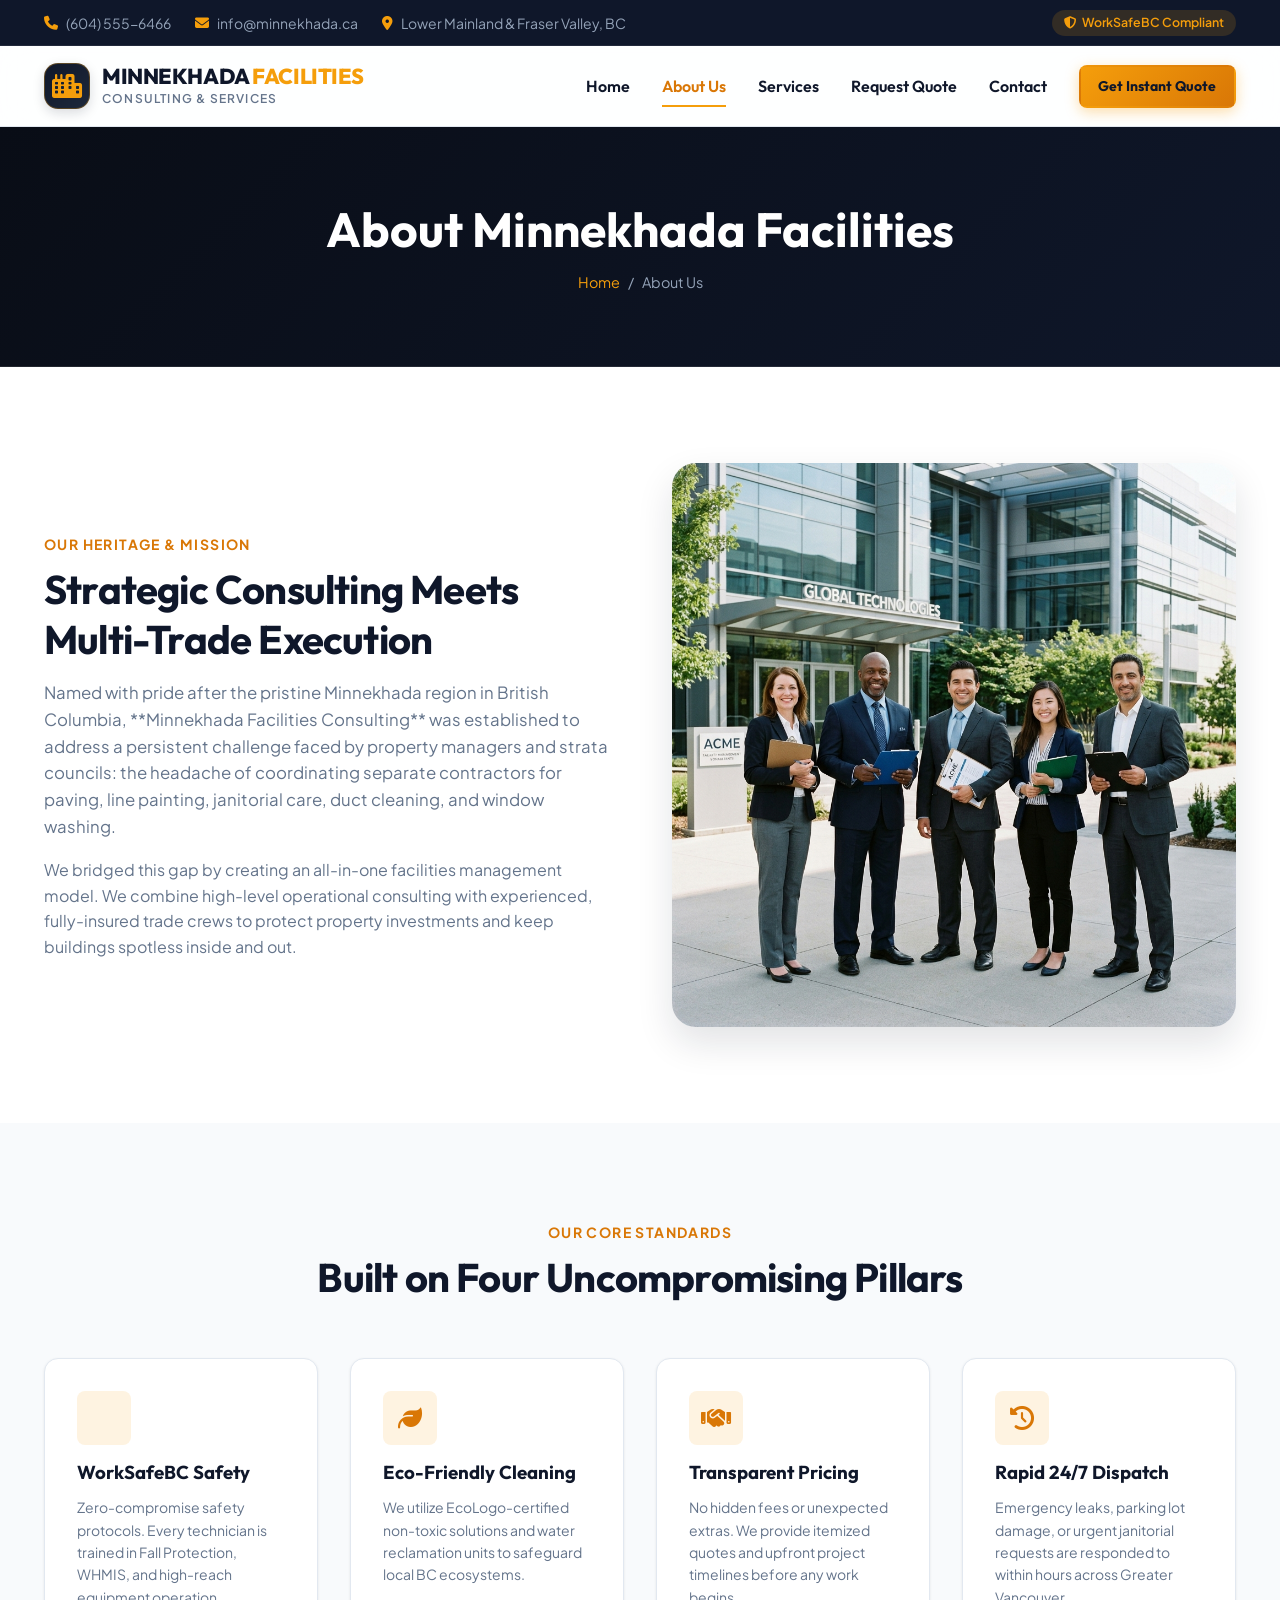
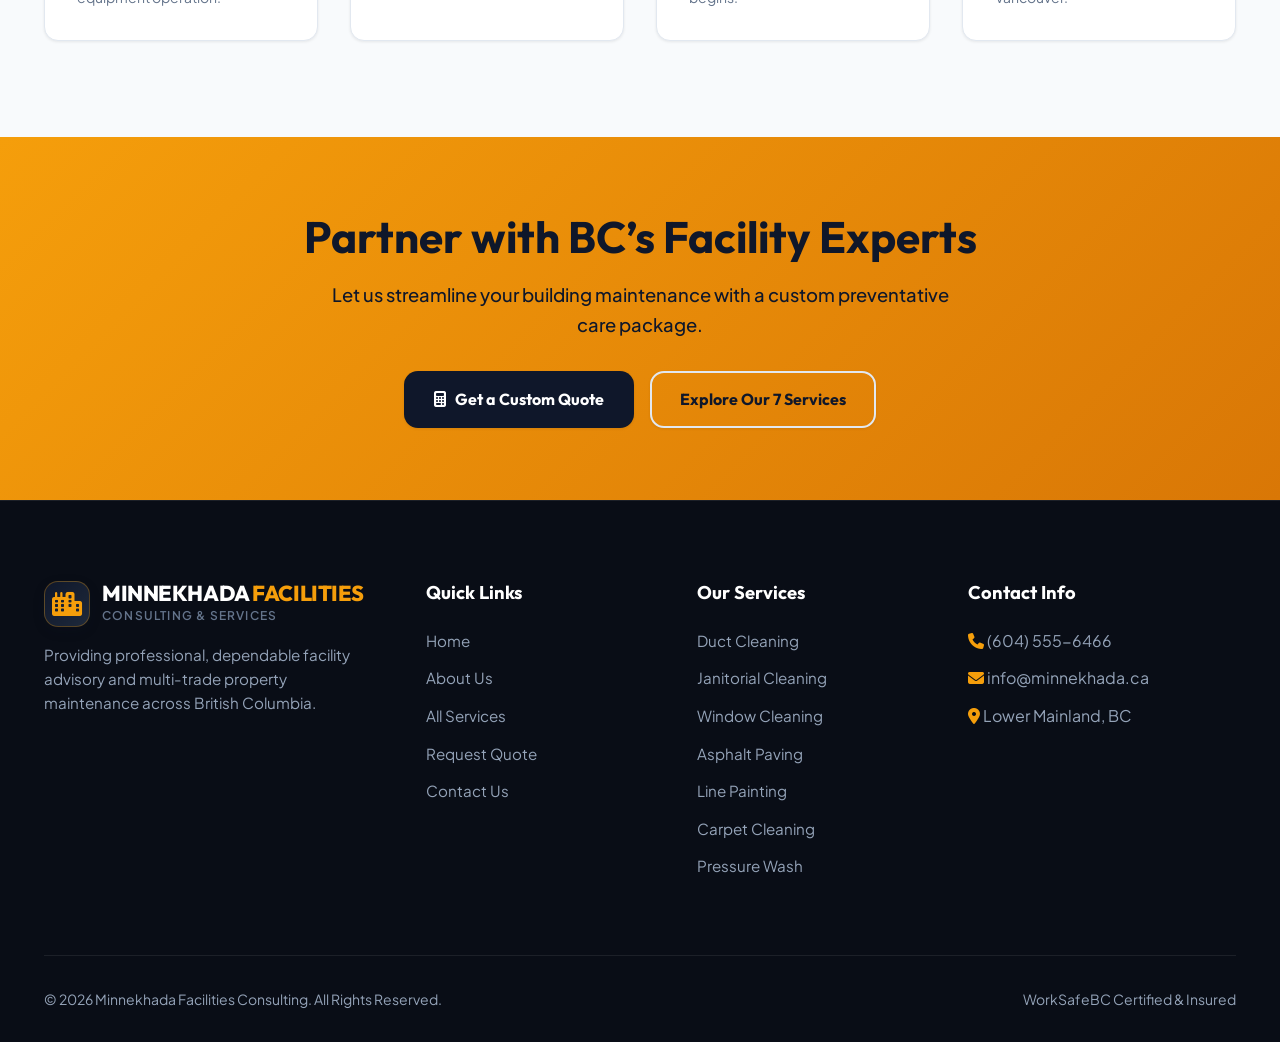
<file: about.html>
<!DOCTYPE html>
<html lang="en">
<head>
  <meta charset="UTF-8">
  <meta name="viewport" content="width=device-width, initial-scale=1.0">
  <title>About Us | Minnekhada Facilities Consulting</title>
  <meta name="description" content="Learn about Minnekhada Facilities Consulting. Inspired by BC's high standards of quality and safety, we provide integrated property management and 7 core facility services.">
  <link rel="stylesheet" href="https://cdnjs.cloudflare.com/ajax/libs/font-awesome/6.4.0/css/all.min.css">
  <link rel="stylesheet" href="css/styles.css">
</head>
<body>

  <!-- Top Info Bar -->
  <div class="top-bar">
    <div class="container">
      <div class="top-info">
        <div class="top-info-item"><i class="fa-solid fa-phone"></i> (604) 555-6466</div>
        <div class="top-info-item"><i class="fa-solid fa-envelope"></i> info@minnekhada.ca</div>
        <div class="top-info-item"><i class="fa-solid fa-location-dot"></i> Lower Mainland & Fraser Valley, BC</div>
      </div>
      <div class="top-badge"><i class="fa-solid fa-shield-halved"></i> WorkSafeBC Compliant</div>
    </div>
  </div>

  <!-- Header -->
  <header class="navbar">
    <div class="container nav-container">
      <a href="index.html" class="brand-logo">
        <div class="brand-icon"><i class="fa-solid fa-city"></i></div>
        <div class="brand-text">
          <div class="brand-title">MINNEKHADA <span>FACILITIES</span></div>
          <div class="brand-subtitle">CONSULTING & SERVICES</div>
        </div>
      </a>

      <nav class="nav-menu" id="navMenu">
        <a href="index.html" class="nav-link">Home</a>
        <a href="about.html" class="nav-link active">About Us</a>
        <a href="services.html" class="nav-link">Services</a>
        <a href="quote.html" class="nav-link">Request Quote</a>
        <a href="contact.html" class="nav-link">Contact</a>
        <a href="quote.html" class="btn btn-primary btn-sm">Get Instant Quote</a>
      </nav>

      <button class="mobile-toggle" id="mobileToggle" aria-label="Toggle navigation menu">
        <i class="fa-solid fa-bars"></i>
      </button>
    </div>
  </header>

  <!-- Page Banner -->
  <section class="page-banner">
    <div class="container">
      <h1>About Minnekhada Facilities</h1>
      <div class="breadcrumb">
        <a href="index.html">Home</a> <span>/</span> <span>About Us</span>
      </div>
    </div>
  </section>

  <!-- Main About Content -->
  <section class="why-us" style="background: #FFFFFF;">
    <div class="container">
      <div class="why-grid">
        <div class="why-text-side">
          <span class="section-tag">Our Heritage & Mission</span>
          <h2 class="section-title">Strategic Consulting Meets Multi-Trade Execution</h2>
          <p class="section-desc">
            Named with pride after the pristine Minnekhada region in British Columbia, **Minnekhada Facilities Consulting** was established to address a persistent challenge faced by property managers and strata councils: the headache of coordinating separate contractors for paving, line painting, janitorial care, duct cleaning, and window washing.
          </p>
          <p style="margin-top: 1rem; color: var(--text-muted);">
            We bridged this gap by creating an all-in-one facilities management model. We combine high-level operational consulting with experienced, fully-insured trade crews to protect property investments and keep buildings spotless inside and out.
          </p>
        </div>

        <div class="why-image-side">
          <img src="assets/about.jpg" alt="Minnekhada Facilities Consulting Leadership Team" class="why-main-img">
        </div>
      </div>
    </div>
  </section>

  <!-- Core Pillars -->
  <section class="services-section" style="background: var(--bg-light);">
    <div class="container">
      <div class="section-header">
        <span class="section-tag">Our Core Standards</span>
        <h2 class="section-title">Built on Four Uncompromising Pillars</h2>
      </div>

      <div class="services-grid" style="grid-template-columns: repeat(auto-fit, minmax(260px, 1fr));">
        <div class="feature-box" style="padding: 2rem;">
          <div class="feature-icon" style="width: 54px; height: 54px; font-size: 1.5rem;"><i class="fa-solid fa-shield-check"></i></div>
          <h3>WorkSafeBC Safety</h3>
          <p style="margin-top: 0.75rem; color: var(--text-muted);">Zero-compromise safety protocols. Every technician is trained in Fall Protection, WHMIS, and high-reach equipment operation.</p>
        </div>

        <div class="feature-box" style="padding: 2rem;">
          <div class="feature-icon" style="width: 54px; height: 54px; font-size: 1.5rem;"><i class="fa-solid fa-leaf"></i></div>
          <h3>Eco-Friendly Cleaning</h3>
          <p style="margin-top: 0.75rem; color: var(--text-muted);">We utilize EcoLogo-certified non-toxic solutions and water reclamation units to safeguard local BC ecosystems.</p>
        </div>

        <div class="feature-box" style="padding: 2rem;">
          <div class="feature-icon" style="width: 54px; height: 54px; font-size: 1.5rem;"><i class="fa-solid fa-handshake"></i></div>
          <h3>Transparent Pricing</h3>
          <p style="margin-top: 0.75rem; color: var(--text-muted);">No hidden fees or unexpected extras. We provide itemized quotes and upfront project timelines before any work begins.</p>
        </div>

        <div class="feature-box" style="padding: 2rem;">
          <div class="feature-icon" style="width: 54px; height: 54px; font-size: 1.5rem;"><i class="fa-solid fa-clock-rotate-left"></i></div>
          <h3>Rapid 24/7 Dispatch</h3>
          <p style="margin-top: 0.75rem; color: var(--text-muted);">Emergency leaks, parking lot damage, or urgent janitorial requests are responded to within hours across Greater Vancouver.</p>
        </div>
      </div>
    </div>
  </section>

  <!-- CTA Banner -->
  <section class="cta-banner">
    <div class="container">
      <h2>Partner with BC’s Facility Experts</h2>
      <p>Let us streamline your building maintenance with a custom preventative care package.</p>
      <div class="cta-buttons">
        <a href="quote.html" class="btn btn-dark"><i class="fa-solid fa-calculator"></i> Get a Custom Quote</a>
        <a href="services.html" class="btn btn-outline">Explore Our 7 Services</a>
      </div>
    </div>
  </section>

  <!-- Footer -->
  <footer>
    <div class="container">
      <div class="footer-grid">
        <div class="footer-brand">
          <a href="index.html" class="brand-logo">
            <div class="brand-icon"><i class="fa-solid fa-city"></i></div>
            <div class="brand-text">
              <div class="brand-title">MINNEKHADA <span>FACILITIES</span></div>
              <div class="brand-subtitle">CONSULTING & SERVICES</div>
            </div>
          </a>
          <p>Providing professional, dependable facility advisory and multi-trade property maintenance across British Columbia.</p>
        </div>

        <div class="footer-col">
          <h4>Quick Links</h4>
          <ul class="footer-links">
            <li><a href="index.html">Home</a></li>
            <li><a href="about.html">About Us</a></li>
            <li><a href="services.html">All Services</a></li>
            <li><a href="quote.html">Request Quote</a></li>
            <li><a href="contact.html">Contact Us</a></li>
          </ul>
        </div>

        <div class="footer-col">
          <h4>Our Services</h4>
          <ul class="footer-links">
            <li><a href="services.html#duct-cleaning">Duct Cleaning</a></li>
            <li><a href="services.html#janitorial-cleaning">Janitorial Cleaning</a></li>
            <li><a href="services.html#window-cleaning">Window Cleaning</a></li>
            <li><a href="services.html#asphalt-paving">Asphalt Paving</a></li>
            <li><a href="services.html#line-painting">Line Painting</a></li>
            <li><a href="services.html#carpet-cleaning">Carpet Cleaning</a></li>
            <li><a href="services.html#pressure-wash">Pressure Wash</a></li>
          </ul>
        </div>

        <div class="footer-col">
          <h4>Contact Info</h4>
          <ul class="footer-links">
            <li><i class="fa-solid fa-phone" style="color: var(--accent);"></i> (604) 555-6466</li>
            <li><i class="fa-solid fa-envelope" style="color: var(--accent);"></i> info@minnekhada.ca</li>
            <li><i class="fa-solid fa-location-dot" style="color: var(--accent);"></i> Lower Mainland, BC</li>
          </ul>
        </div>
      </div>

      <div class="footer-bottom">
        <div>© 2026 Minnekhada Facilities Consulting. All Rights Reserved.</div>
        <div>WorkSafeBC Certified & Insured</div>
      </div>
    </div>
  </footer>

  <script src="js/main.js"></script>
</body>
</html>
</file>
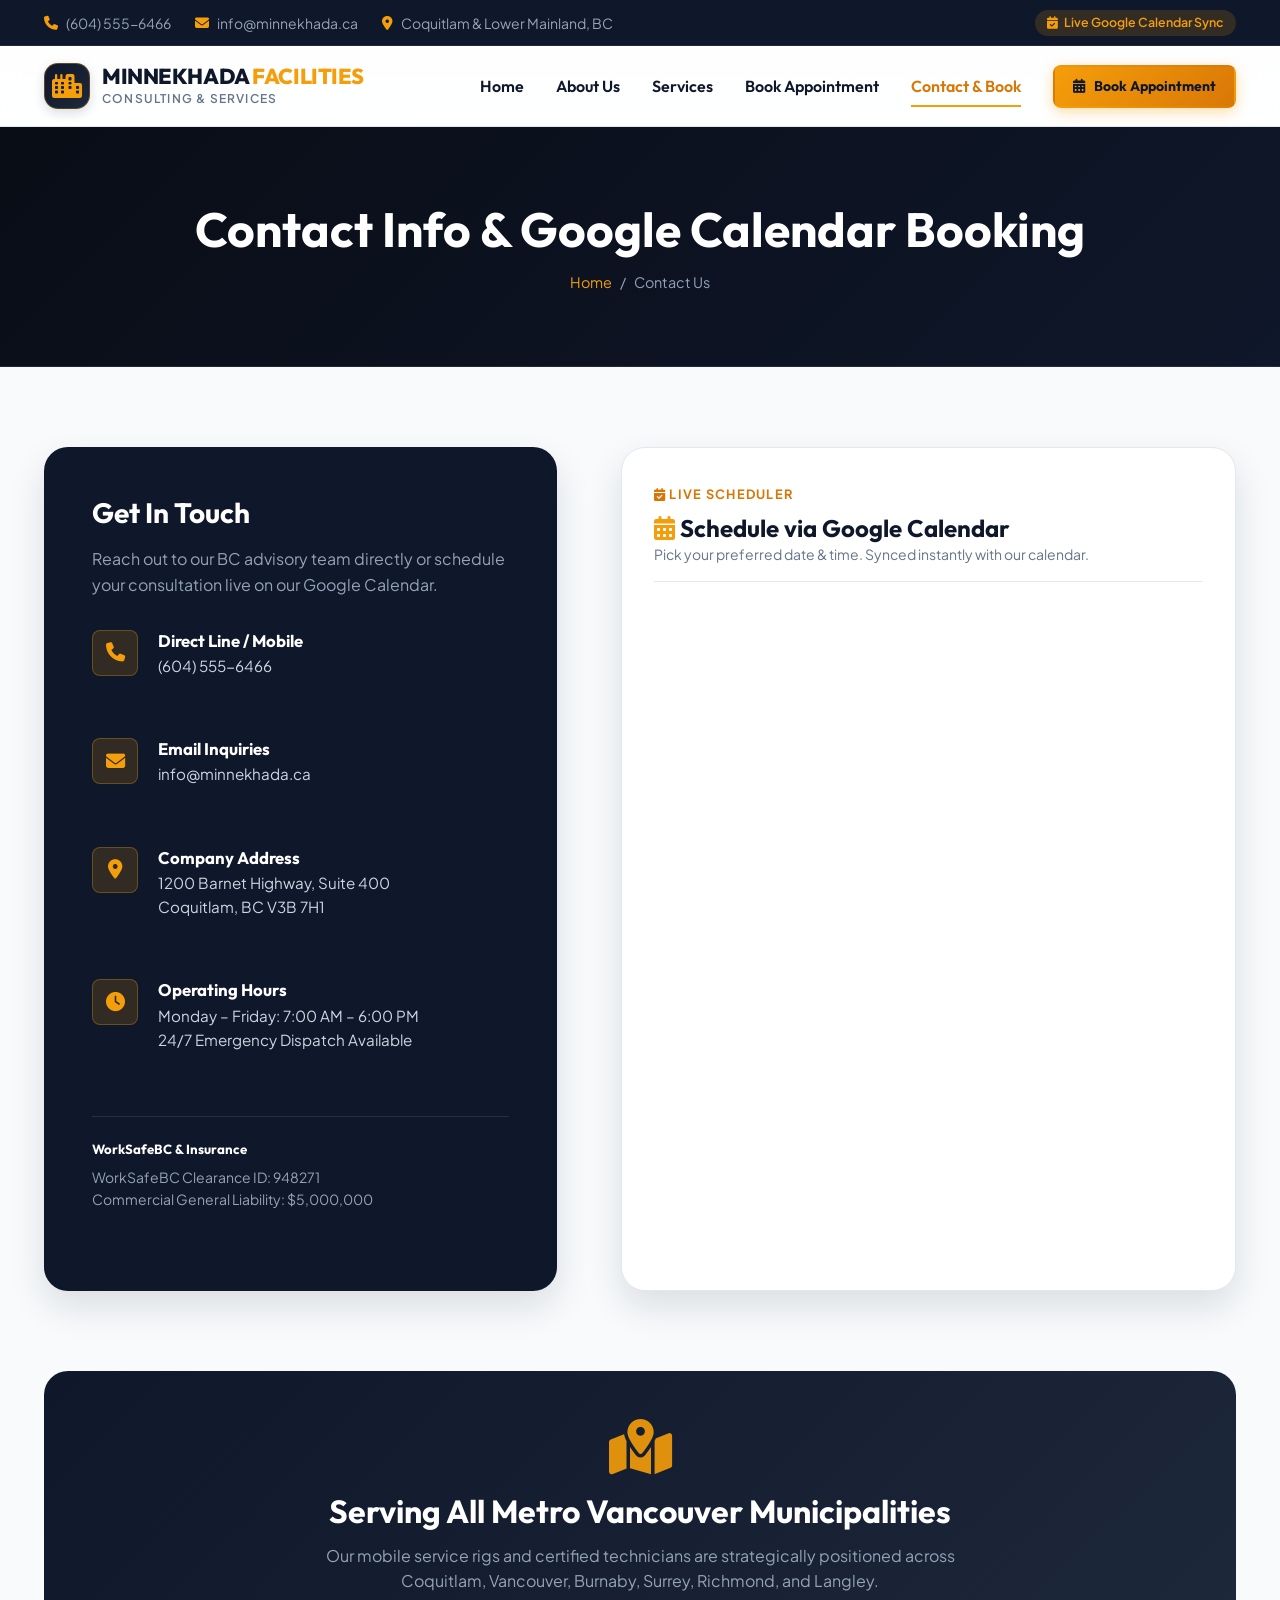
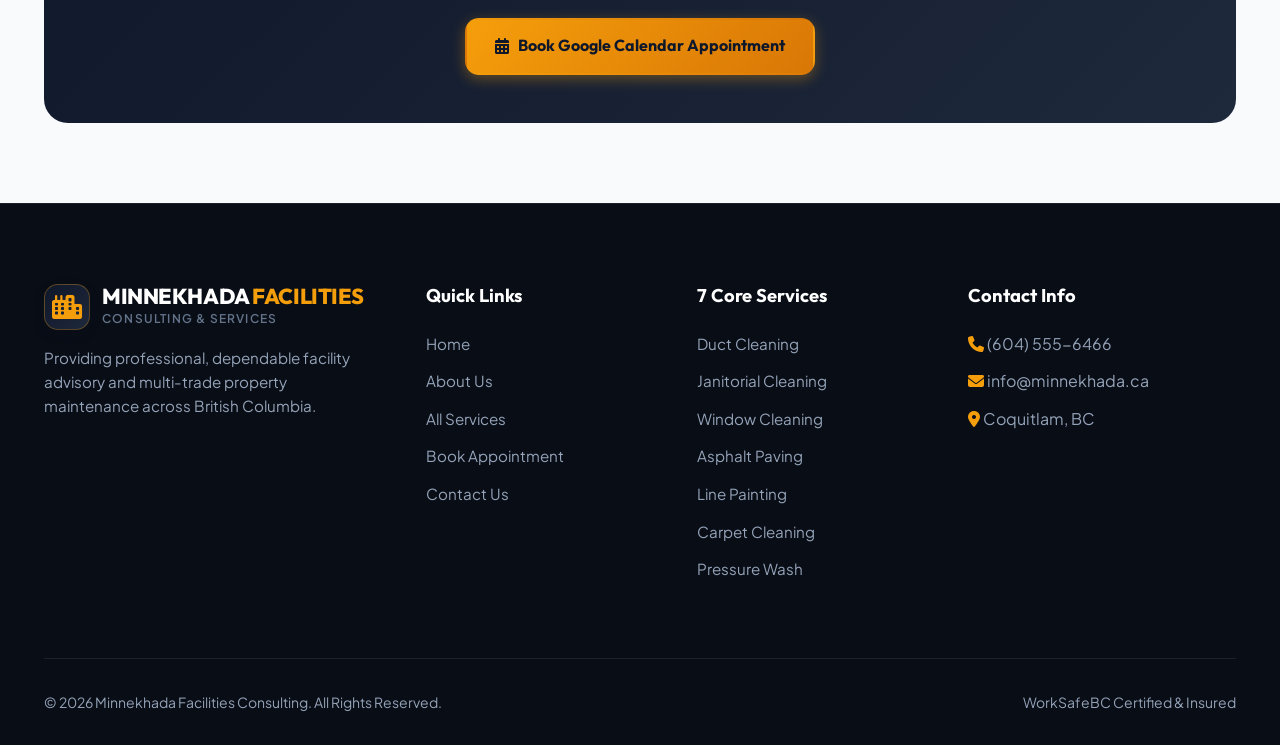
<file: contact.html>
<!DOCTYPE html>
<html lang="en">
<head>
  <meta charset="UTF-8">
  <meta name="viewport" content="width=device-width, initial-scale=1.0">
  <title>Contact & Book Appointment | Minnekhada Facilities Consulting</title>
  <meta name="description" content="Contact Minnekhada Facilities Consulting directly or schedule an appointment on our live Google Calendar for property management inquiries across Vancouver & BC.">
  <link rel="stylesheet" href="https://cdnjs.cloudflare.com/ajax/libs/font-awesome/6.4.0/css/all.min.css">
  <link rel="stylesheet" href="css/styles.css">
  <!-- Google Calendar Appointment Scheduling -->
  <link href="https://calendar.google.com/calendar/scheduling-button-script.css" rel="stylesheet">
  <script src="https://calendar.google.com/calendar/scheduling-button-script.js" async></script>
</head>
<body>

  <!-- Top Info Bar -->
  <div class="top-bar">
    <div class="container">
      <div class="top-info">
        <div class="top-info-item"><i class="fa-solid fa-phone"></i> (604) 555-6466</div>
        <div class="top-info-item"><i class="fa-solid fa-envelope"></i> info@minnekhada.ca</div>
        <div class="top-info-item"><i class="fa-solid fa-location-dot"></i> Coquitlam & Lower Mainland, BC</div>
      </div>
      <div class="top-badge"><i class="fa-solid fa-calendar-check"></i> Live Google Calendar Sync</div>
    </div>
  </div>

  <!-- Header -->
  <header class="navbar">
    <div class="container nav-container">
      <a href="index.html" class="brand-logo">
        <div class="brand-icon"><i class="fa-solid fa-city"></i></div>
        <div class="brand-text">
          <div class="brand-title">MINNEKHADA <span>FACILITIES</span></div>
          <div class="brand-subtitle">CONSULTING & SERVICES</div>
        </div>
      </a>

      <nav class="nav-menu" id="navMenu">
        <a href="index.html" class="nav-link">Home</a>
        <a href="about.html" class="nav-link">About Us</a>
        <a href="services.html" class="nav-link">Services</a>
        <a href="quote.html" class="nav-link">Book Appointment</a>
        <a href="contact.html" class="nav-link active">Contact & Book</a>
        <a href="#gcal-booking" class="btn btn-primary btn-sm"><i class="fa-solid fa-calendar-days"></i> Book Appointment</a>
      </nav>

      <button class="mobile-toggle" id="mobileToggle" aria-label="Toggle navigation menu">
        <i class="fa-solid fa-bars"></i>
      </button>
    </div>
  </header>

  <!-- Page Banner -->
  <section class="page-banner">
    <div class="container">
      <h1>Contact Info & Google Calendar Booking</h1>
      <div class="breadcrumb">
        <a href="index.html">Home</a> <span>/</span> <span>Contact Us</span>
      </div>
    </div>
  </section>

  <!-- Contact & Google Calendar Section -->
  <section class="contact-section" id="gcal-booking">
    <div class="container">
      <div class="contact-grid">

        <!-- 1. Contact Info Card (Mobile, Email, Address, Hours) -->
        <div class="contact-info-card">
          <h3>Get In Touch</h3>
          <p>Reach out to our BC advisory team directly or schedule your consultation live on our Google Calendar.</p>

          <div class="info-item">
            <div class="info-icon"><i class="fa-solid fa-phone"></i></div>
            <div class="info-text">
              <h5>Direct Line / Mobile</h5>
              <p><a href="tel:6045556466">(604) 555-6466</a></p>
            </div>
          </div>

          <div class="info-item">
            <div class="info-icon"><i class="fa-solid fa-envelope"></i></div>
            <div class="info-text">
              <h5>Email Inquiries</h5>
              <p><a href="mailto:info@minnekhada.ca">info@minnekhada.ca</a></p>
            </div>
          </div>

          <div class="info-item">
            <div class="info-icon"><i class="fa-solid fa-location-dot"></i></div>
            <div class="info-text">
              <h5>Company Address</h5>
              <p>1200 Barnet Highway, Suite 400<br>Coquitlam, BC V3B 7H1</p>
            </div>
          </div>

          <div class="info-item">
            <div class="info-icon"><i class="fa-solid fa-clock"></i></div>
            <div class="info-text">
              <h5>Operating Hours</h5>
              <p>Monday – Friday: 7:00 AM – 6:00 PM<br>24/7 Emergency Dispatch Available</p>
            </div>
          </div>

          <div style="margin-top: 2rem; padding-top: 1.5rem; border-top: 1px solid rgba(255,255,255,0.1);">
            <h5 style="color: #FFFFFF; margin-bottom: 0.5rem;">WorkSafeBC & Insurance</h5>
            <p style="font-size: 0.875rem; color: #94A3B8;">WorkSafeBC Clearance ID: 948271<br>Commercial General Liability: $5,000,000</p>
          </div>
        </div>

        <!-- 2. Live Embedded Google Calendar Scheduler -->
        <div style="background: #FFFFFF; padding: 2rem; border-radius: var(--radius-lg); border: 1px solid var(--border-color); box-shadow: var(--shadow-lg);">
          <div style="display: flex; align-items: center; justify-content: space-between; padding-bottom: 1rem; margin-bottom: 1.25rem; border-bottom: 1px solid var(--border-color); flex-wrap: wrap; gap: 1rem;">
            <div>
              <span class="section-tag" style="font-size: 0.8rem;"><i class="fa-solid fa-calendar-check"></i> Live Scheduler</span>
              <h3 style="font-size: 1.5rem; color: var(--primary);"><i class="fa-solid fa-calendar-days" style="color: var(--accent);"></i> Schedule via Google Calendar</h3>
              <p style="font-size: 0.875rem; color: var(--text-muted); margin: 0;">Pick your preferred date & time. Synced instantly with our calendar.</p>
            </div>
            <div id="gcalContactButton"></div>
          </div>

          <!-- Embedded Google Calendar Widget -->
          <iframe 
            src="https://calendar.google.com/calendar/appointments/schedules/AcZssZ31hb2TP_1xX5IrJDCz7WxdxoqGKASNXcRiqN1lvHqi9Ah3EK5aXuQItv19ms6fFqJwtNkgmB2J?gv=true" 
            style="border: 0; width: 100%; height: 620px; border-radius: var(--radius-sm);" 
            frameborder="0"
            title="Minnekhada Google Calendar Appointment Scheduling">
          </iframe>
        </div>

      </div>
    </div>
  </section>

  <!-- Service Region Map Component -->
  <section style="padding-bottom: 5rem;">
    <div class="container">
      <div style="background: linear-gradient(135deg, var(--primary) 0%, var(--primary-light) 100%); color: #FFFFFF; padding: 3rem; border-radius: var(--radius-lg); text-align: center; position: relative; overflow: hidden;">
        <i class="fa-solid fa-map-location-dot" style="font-size: 3.5rem; color: var(--accent); margin-bottom: 1rem; opacity: 0.9;"></i>
        <h3 style="color: #FFFFFF; font-size: 2rem; margin-bottom: 0.75rem;">Serving All Metro Vancouver Municipalities</h3>
        <p style="max-width: 650px; margin: 0 auto 1.5rem; color: #94A3B8;">
          Our mobile service rigs and certified technicians are strategically positioned across Coquitlam, Vancouver, Burnaby, Surrey, Richmond, and Langley.
        </p>
        <a href="#gcal-booking" class="btn btn-primary"><i class="fa-solid fa-calendar-days"></i> Book Google Calendar Appointment</a>
      </div>
    </div>
  </section>

  <!-- Footer -->
  <footer>
    <div class="container">
      <div class="footer-grid">
        <div class="footer-brand">
          <a href="index.html" class="brand-logo">
            <div class="brand-icon"><i class="fa-solid fa-city"></i></div>
            <div class="brand-text">
              <div class="brand-title">MINNEKHADA <span>FACILITIES</span></div>
              <div class="brand-subtitle">CONSULTING & SERVICES</div>
            </div>
          </a>
          <p>Providing professional, dependable facility advisory and multi-trade property maintenance across British Columbia.</p>
        </div>

        <div class="footer-col">
          <h4>Quick Links</h4>
          <ul class="footer-links">
            <li><a href="index.html">Home</a></li>
            <li><a href="about.html">About Us</a></li>
            <li><a href="services.html">All Services</a></li>
            <li><a href="quote.html">Book Appointment</a></li>
            <li><a href="contact.html">Contact Us</a></li>
          </ul>
        </div>

        <div class="footer-col">
          <h4>7 Core Services</h4>
          <ul class="footer-links">
            <li><a href="services.html#duct-cleaning">Duct Cleaning</a></li>
            <li><a href="services.html#janitorial-cleaning">Janitorial Cleaning</a></li>
            <li><a href="services.html#window-cleaning">Window Cleaning</a></li>
            <li><a href="services.html#asphalt-paving">Asphalt Paving</a></li>
            <li><a href="services.html#line-painting">Line Painting</a></li>
            <li><a href="services.html#carpet-cleaning">Carpet Cleaning</a></li>
            <li><a href="services.html#pressure-wash">Pressure Wash</a></li>
          </ul>
        </div>

        <div class="footer-col">
          <h4>Contact Info</h4>
          <ul class="footer-links">
            <li><i class="fa-solid fa-phone" style="color: var(--accent);"></i> (604) 555-6466</li>
            <li><i class="fa-solid fa-envelope" style="color: var(--accent);"></i> info@minnekhada.ca</li>
            <li><i class="fa-solid fa-location-dot" style="color: var(--accent);"></i> Coquitlam, BC</li>
          </ul>
        </div>
      </div>

      <div class="footer-bottom">
        <div>© 2026 Minnekhada Facilities Consulting. All Rights Reserved.</div>
        <div>WorkSafeBC Certified & Insured</div>
      </div>
    </div>
  </footer>

  <!-- Google Calendar Scheduling Button Auto-Load -->
  <script>
  (function() {
    window.addEventListener('load', function() {
      if (window.calendar && window.calendar.schedulingButton) {
        calendar.schedulingButton.load({
          url: 'https://calendar.google.com/calendar/appointments/schedules/AcZssZ31hb2TP_1xX5IrJDCz7WxdxoqGKASNXcRiqN1lvHqi9Ah3EK5aXuQItv19ms6fFqJwtNkgmB2J?gv=true',
          color: '#F59E0B',
          label: 'Book Google Calendar Appointment',
          target: document.getElementById('gcalContactButton') || document.body,
        });
      }
    });
  })();
  </script>

  <script src="js/main.js"></script>
</body>
</html>
</file>
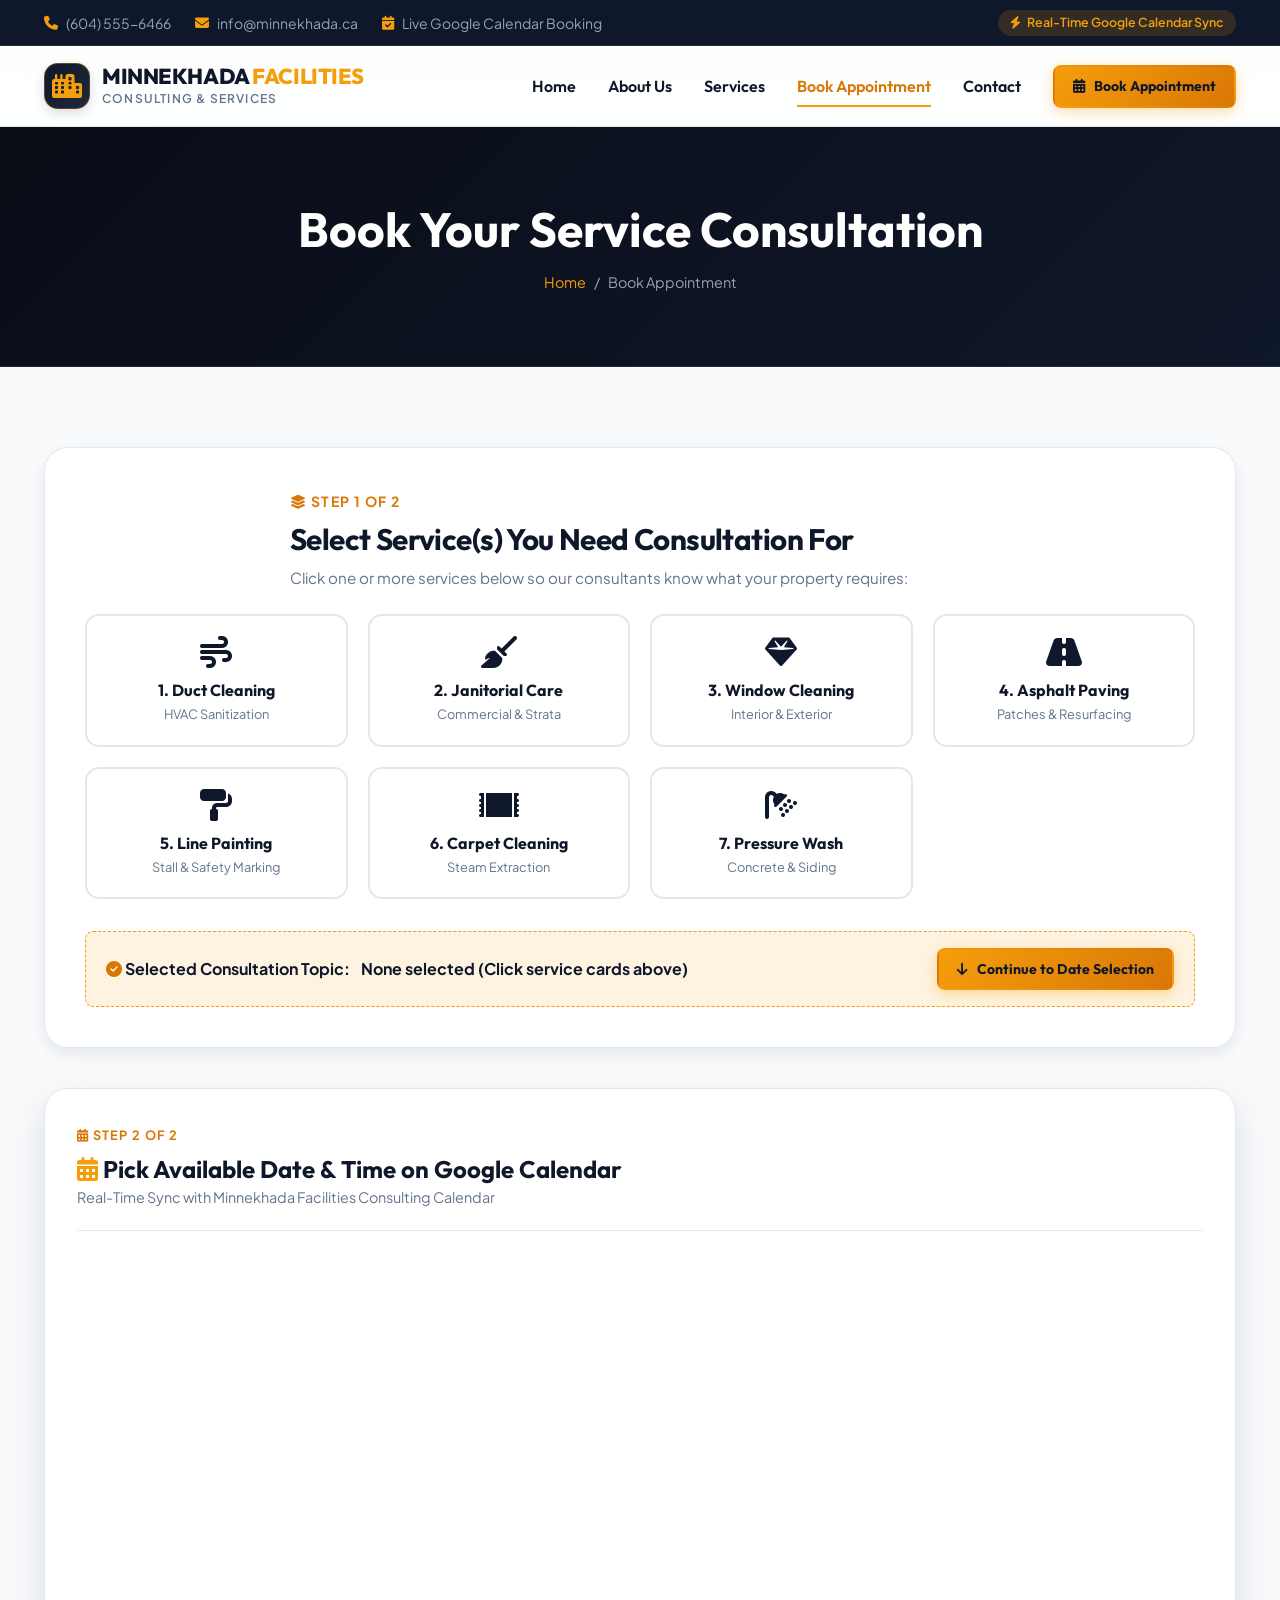
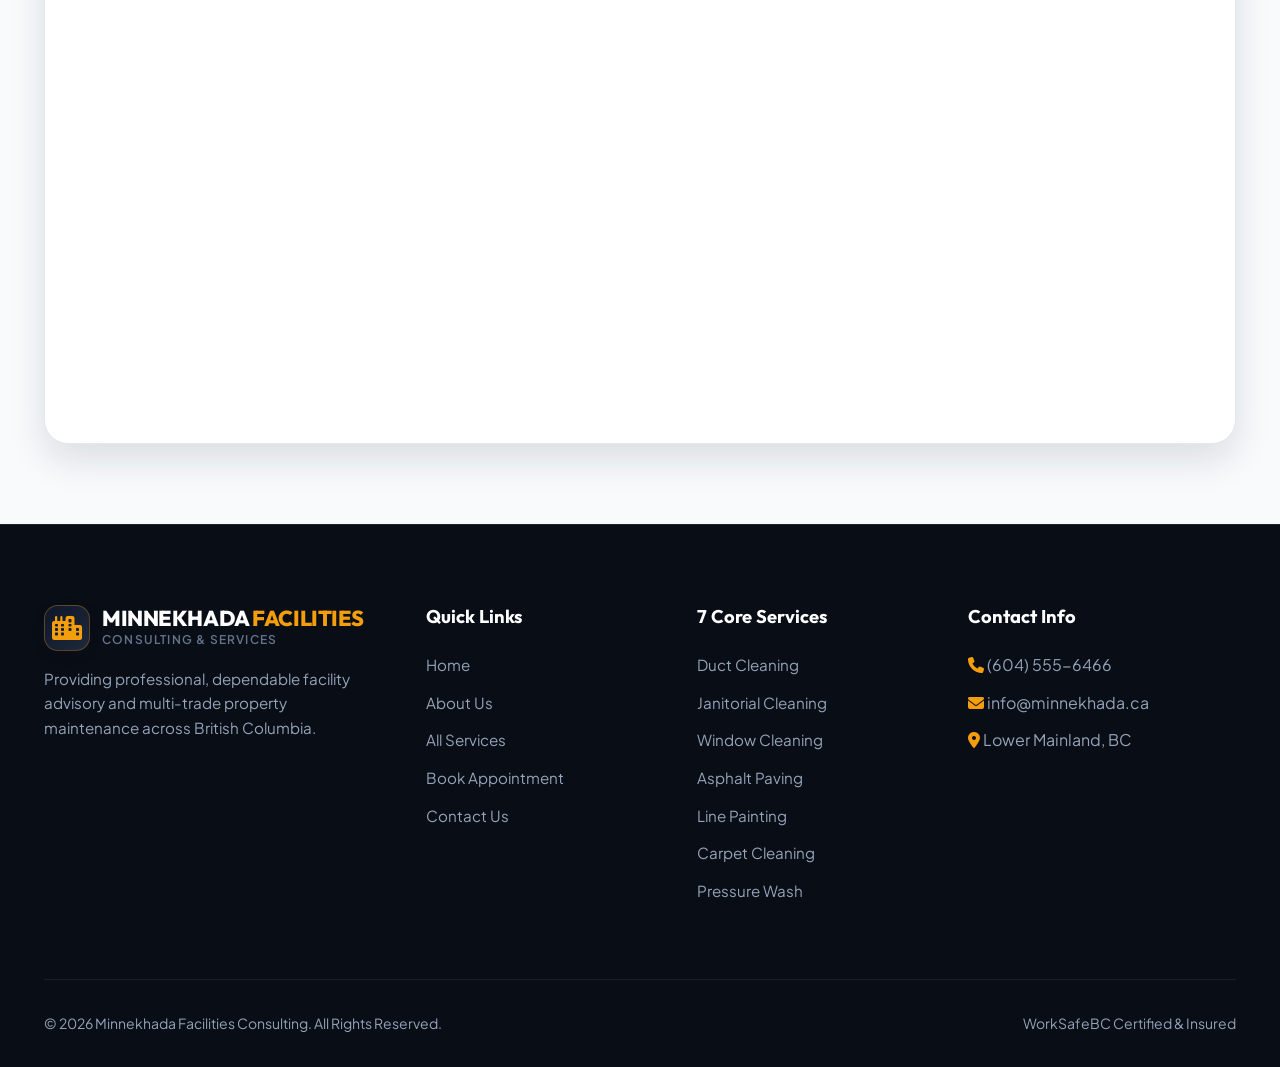
<file: quote.html>
<!DOCTYPE html>
<html lang="en">
<head>
  <meta charset="UTF-8">
  <meta name="viewport" content="width=device-width, initial-scale=1.0">
  <title>Book Service Appointment | Minnekhada Facilities Consulting</title>
  <meta name="description" content="Select your required facility services and book a consultation directly on our Google Calendar for commercial, strata, and residential properties in BC.">
  <link rel="stylesheet" href="https://cdnjs.cloudflare.com/ajax/libs/font-awesome/6.4.0/css/all.min.css">
  <link rel="stylesheet" href="css/styles.css">
  <!-- Google Calendar Appointment Scheduling -->
  <link href="https://calendar.google.com/calendar/scheduling-button-script.css" rel="stylesheet">
  <script src="https://calendar.google.com/calendar/scheduling-button-script.js" async></script>
</head>
<body>

  <!-- Top Announcement Bar -->
  <div class="top-bar">
    <div class="container">
      <div class="top-info">
        <div class="top-info-item"><i class="fa-solid fa-phone"></i> (604) 555-6466</div>
        <div class="top-info-item"><i class="fa-solid fa-envelope"></i> info@minnekhada.ca</div>
        <div class="top-info-item"><i class="fa-solid fa-calendar-check"></i> Live Google Calendar Booking</div>
      </div>
      <div class="top-badge"><i class="fa-solid fa-bolt"></i> Real-Time Google Calendar Sync</div>
    </div>
  </div>

  <!-- Header -->
  <header class="navbar">
    <div class="container nav-container">
      <a href="index.html" class="brand-logo">
        <div class="brand-icon"><i class="fa-solid fa-city"></i></div>
        <div class="brand-text">
          <div class="brand-title">MINNEKHADA <span>FACILITIES</span></div>
          <div class="brand-subtitle">CONSULTING & SERVICES</div>
        </div>
      </a>

      <nav class="nav-menu" id="navMenu">
        <a href="index.html" class="nav-link">Home</a>
        <a href="about.html" class="nav-link">About Us</a>
        <a href="services.html" class="nav-link">Services</a>
        <a href="quote.html" class="nav-link active">Book Appointment</a>
        <a href="contact.html" class="nav-link">Contact</a>
        <a href="#gcal-booking" class="btn btn-primary btn-sm"><i class="fa-solid fa-calendar-days"></i> Book Appointment</a>
      </nav>

      <button class="mobile-toggle" id="mobileToggle" aria-label="Toggle navigation menu">
        <i class="fa-solid fa-bars"></i>
      </button>
    </div>
  </header>

  <!-- Page Banner -->
  <section class="page-banner">
    <div class="container">
      <h1>Book Your Service Consultation</h1>
      <div class="breadcrumb">
        <a href="index.html">Home</a> <span>/</span> <span>Book Appointment</span>
      </div>
    </div>
  </section>

  <!-- Google Calendar Booking & Service Selector Section -->
  <section class="quote-section" id="gcal-booking">
    <div class="container">

      <!-- Step 1: Interactive Service Pre-Selection -->
      <div style="background: #FFFFFF; border-radius: var(--radius-lg); box-shadow: var(--shadow-md); border: 1px solid var(--border-color); padding: 2.5rem; margin-bottom: 2.5rem;">
        <div class="section-header" style="margin-bottom: 1.5rem; text-align: left;">
          <span class="section-tag"><i class="fa-solid fa-layer-group"></i> Step 1 of 2</span>
          <h2 class="section-title" style="font-size: 1.85rem; margin-bottom: 0.5rem;">Select Service(s) You Need Consultation For</h2>
          <p class="section-desc" style="font-size: 0.95rem;">Click one or more services below so our consultants know what your property requires:</p>
        </div>

        <div class="services-selection-grid">
          <div class="service-select-card" data-service="Air Duct Cleaning">
            <i class="fa-solid fa-wind"></i>
            <h4>1. Duct Cleaning</h4>
            <span style="font-size: 0.8rem; color: var(--text-muted);">HVAC Sanitization</span>
          </div>

          <div class="service-select-card" data-service="Janitorial Cleaning">
            <i class="fa-solid fa-broom"></i>
            <h4>2. Janitorial Care</h4>
            <span style="font-size: 0.8rem; color: var(--text-muted);">Commercial & Strata</span>
          </div>

          <div class="service-select-card" data-service="Window Cleaning">
            <i class="fa-solid fa-gem"></i>
            <h4>3. Window Cleaning</h4>
            <span style="font-size: 0.8rem; color: var(--text-muted);">Interior & Exterior</span>
          </div>

          <div class="service-select-card" data-service="Asphalt Paving">
            <i class="fa-solid fa-road"></i>
            <h4>4. Asphalt Paving</h4>
            <span style="font-size: 0.8rem; color: var(--text-muted);">Patches & Resurfacing</span>
          </div>

          <div class="service-select-card" data-service="Line Painting">
            <i class="fa-solid fa-paint-roller"></i>
            <h4>5. Line Painting</h4>
            <span style="font-size: 0.8rem; color: var(--text-muted);">Stall & Safety Marking</span>
          </div>

          <div class="service-select-card" data-service="Carpet Cleaning">
            <i class="fa-solid fa-rug"></i>
            <h4>6. Carpet Cleaning</h4>
            <span style="font-size: 0.8rem; color: var(--text-muted);">Steam Extraction</span>
          </div>

          <div class="service-select-card" data-service="Pressure Wash">
            <i class="fa-solid fa-shower"></i>
            <h4>7. Pressure Wash</h4>
            <span style="font-size: 0.8rem; color: var(--text-muted);">Concrete & Siding</span>
          </div>
        </div>

        <!-- Selected Summary Banner -->
        <div id="serviceSelectionSummary" style="background: var(--accent-light); border: 1px dashed var(--accent); padding: 1rem 1.25rem; border-radius: var(--radius-sm); display: flex; align-items: center; justify-content: space-between; flex-wrap: wrap; gap: 1rem;">
          <div>
            <strong style="color: var(--primary);"><i class="fa-solid fa-circle-check" style="color: var(--accent-hover);"></i> Selected Consultation Topic:</strong>
            <span id="selectedServicesList" style="font-weight: 700; color: var(--primary); margin-left: 0.5rem;">None selected (Click service cards above)</span>
          </div>
          <a href="#calendar-widget" class="btn btn-primary btn-sm"><i class="fa-solid fa-arrow-down"></i> Continue to Date Selection</a>
        </div>
      </div>

      <!-- Step 2: Main Google Calendar Scheduler Card -->
      <div id="calendar-widget" style="background: #FFFFFF; border-radius: var(--radius-lg); box-shadow: var(--shadow-lg); border: 1px solid var(--border-color); overflow: hidden; padding: 2rem;">
        <div style="display: flex; align-items: center; justify-content: space-between; padding-bottom: 1.25rem; margin-bottom: 1.5rem; border-bottom: 1px solid var(--border-color); flex-wrap: wrap; gap: 1rem;">
          <div>
            <span class="section-tag" style="font-size: 0.8rem;"><i class="fa-solid fa-calendar-days"></i> Step 2 of 2</span>
            <h3 style="font-size: 1.5rem; color: var(--primary);"><i class="fa-solid fa-calendar-days" style="color: var(--accent);"></i> Pick Available Date & Time on Google Calendar</h3>
            <span style="font-size: 0.9rem; color: var(--text-muted);">Real-Time Sync with Minnekhada Facilities Consulting Calendar</span>
          </div>
          <div id="gcalBookingButton"></div>
        </div>

        <!-- Google Calendar Inline Booking Iframe -->
        <iframe 
          src="https://calendar.google.com/calendar/appointments/schedules/AcZssZ31hb2TP_1xX5IrJDCz7WxdxoqGKASNXcRiqN1lvHqi9Ah3EK5aXuQItv19ms6fFqJwtNkgmB2J?gv=true" 
          style="border: 0; width: 100%; height: 750px; border-radius: var(--radius-sm);" 
          frameborder="0"
          title="Minnekhada Google Calendar Appointment Scheduling">
        </iframe>
      </div>

    </div>
  </section>

  <!-- Footer -->
  <footer>
    <div class="container">
      <div class="footer-grid">
        <div class="footer-brand">
          <a href="index.html" class="brand-logo">
            <div class="brand-icon"><i class="fa-solid fa-city"></i></div>
            <div class="brand-text">
              <div class="brand-title">MINNEKHADA <span>FACILITIES</span></div>
              <div class="brand-subtitle">CONSULTING & SERVICES</div>
            </div>
          </a>
          <p>Providing professional, dependable facility advisory and multi-trade property maintenance across British Columbia.</p>
        </div>

        <div class="footer-col">
          <h4>Quick Links</h4>
          <ul class="footer-links">
            <li><a href="index.html">Home</a></li>
            <li><a href="about.html">About Us</a></li>
            <li><a href="services.html">All Services</a></li>
            <li><a href="quote.html">Book Appointment</a></li>
            <li><a href="contact.html">Contact Us</a></li>
          </ul>
        </div>

        <div class="footer-col">
          <h4>7 Core Services</h4>
          <ul class="footer-links">
            <li><a href="services.html#duct-cleaning">Duct Cleaning</a></li>
            <li><a href="services.html#janitorial-cleaning">Janitorial Cleaning</a></li>
            <li><a href="services.html#window-cleaning">Window Cleaning</a></li>
            <li><a href="services.html#asphalt-paving">Asphalt Paving</a></li>
            <li><a href="services.html#line-painting">Line Painting</a></li>
            <li><a href="services.html#carpet-cleaning">Carpet Cleaning</a></li>
            <li><a href="services.html#pressure-wash">Pressure Wash</a></li>
          </ul>
        </div>

        <div class="footer-col">
          <h4>Contact Info</h4>
          <ul class="footer-links">
            <li><i class="fa-solid fa-phone" style="color: var(--accent);"></i> (604) 555-6466</li>
            <li><i class="fa-solid fa-envelope" style="color: var(--accent);"></i> info@minnekhada.ca</li>
            <li><i class="fa-solid fa-location-dot" style="color: var(--accent);"></i> Lower Mainland, BC</li>
          </ul>
        </div>
      </div>

      <div class="footer-bottom">
        <div>© 2026 Minnekhada Facilities Consulting. All Rights Reserved.</div>
        <div>WorkSafeBC Certified & Insured</div>
      </div>
    </div>
  </footer>

  <!-- JS Logic for Service Selection & Google Calendar Auto-Load -->
  <script>
  document.addEventListener('DOMContentLoaded', function() {
    const cards = document.querySelectorAll('.service-select-card');
    const summaryText = document.getElementById('selectedServicesList');
    const selectedServices = new Set();

    cards.forEach(card => {
      card.addEventListener('click', function() {
        const name = this.getAttribute('data-service');
        if (this.classList.contains('selected')) {
          this.classList.remove('selected');
          selectedServices.delete(name);
        } else {
          this.classList.add('selected');
          selectedServices.add(name);
        }

        if (selectedServices.size === 0) {
          summaryText.textContent = 'None selected (Click service cards above)';
        } else {
          summaryText.textContent = Array.from(selectedServices).join(', ');
        }
      });
    });
  });

  (function() {
    window.addEventListener('load', function() {
      if (window.calendar && window.calendar.schedulingButton) {
        calendar.schedulingButton.load({
          url: 'https://calendar.google.com/calendar/appointments/schedules/AcZssZ31hb2TP_1xX5IrJDCz7WxdxoqGKASNXcRiqN1lvHqi9Ah3EK5aXuQItv19ms6fFqJwtNkgmB2J?gv=true',
          color: '#F59E0B',
          label: 'Book Google Calendar Appointment',
          target: document.getElementById('gcalBookingButton') || document.body,
        });
      }
    });
  })();
  </script>

  <script src="js/main.js"></script>
</body>
</html>
</file>
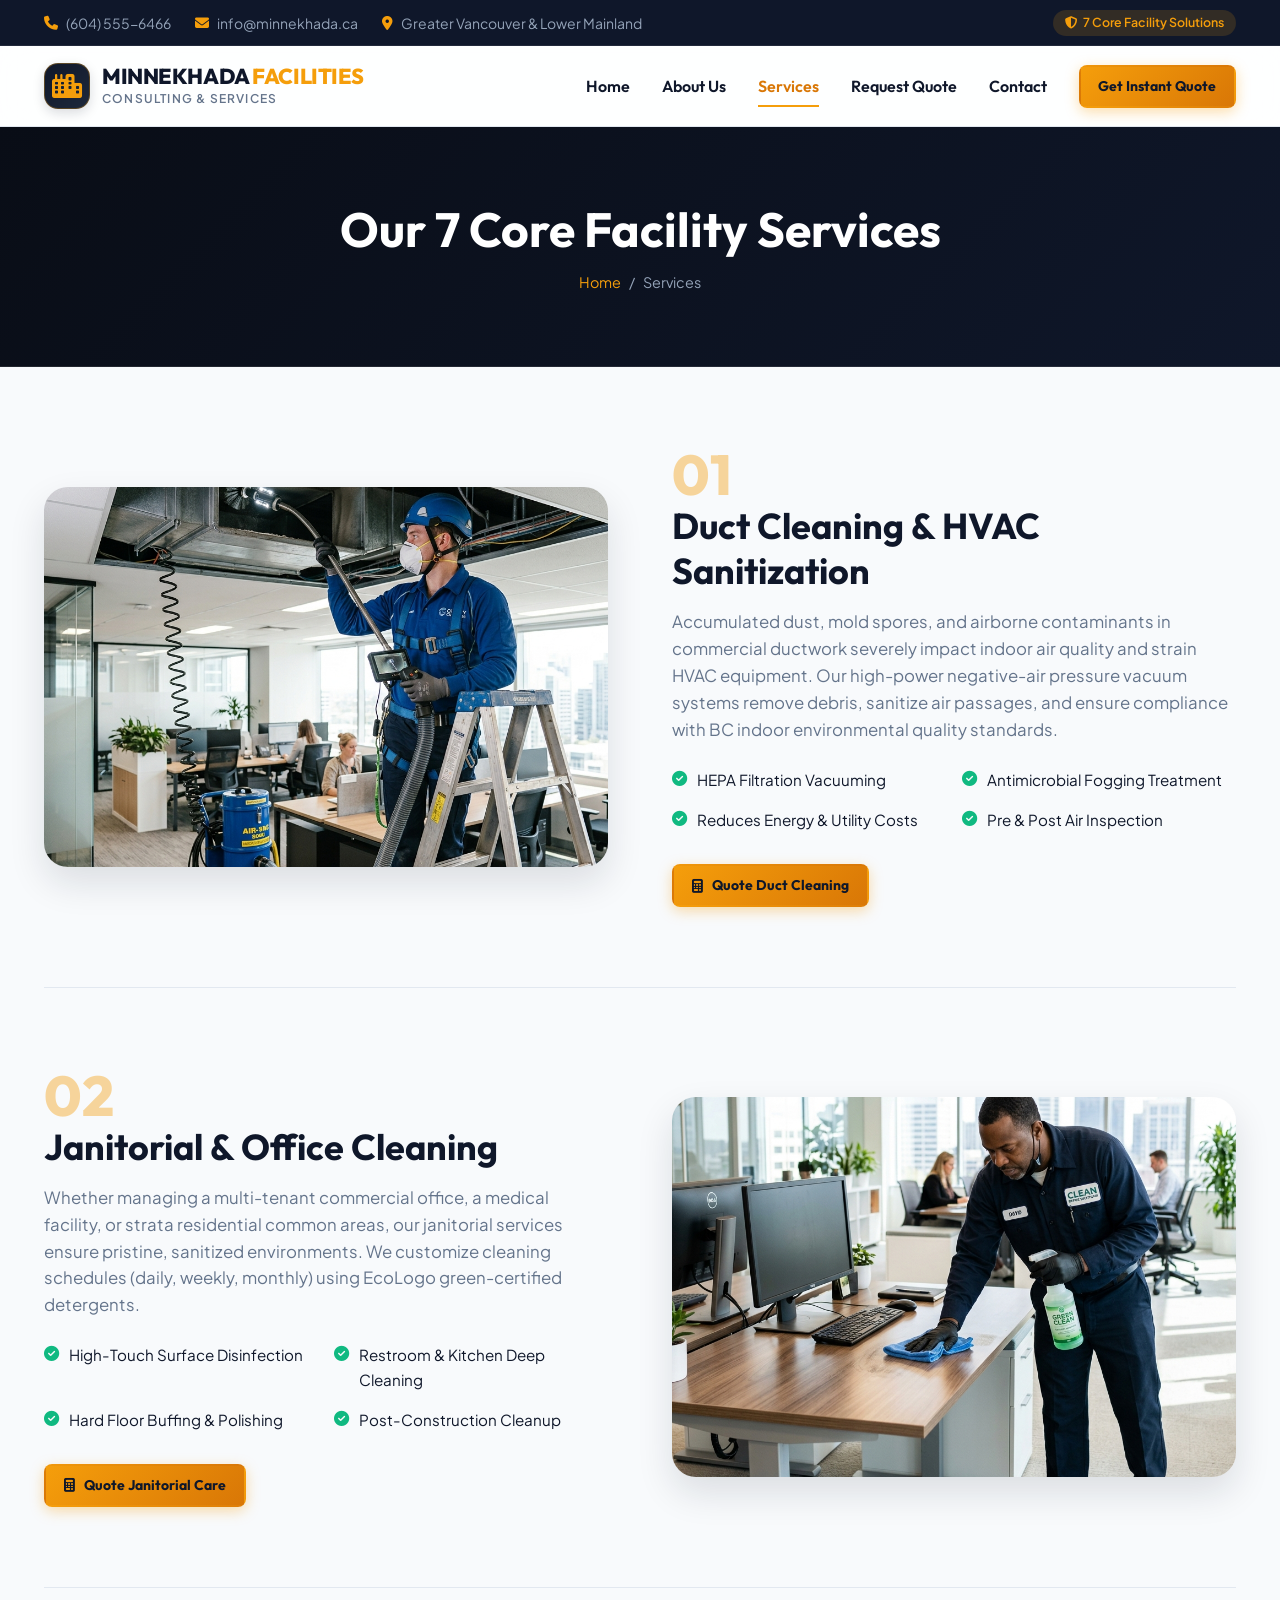
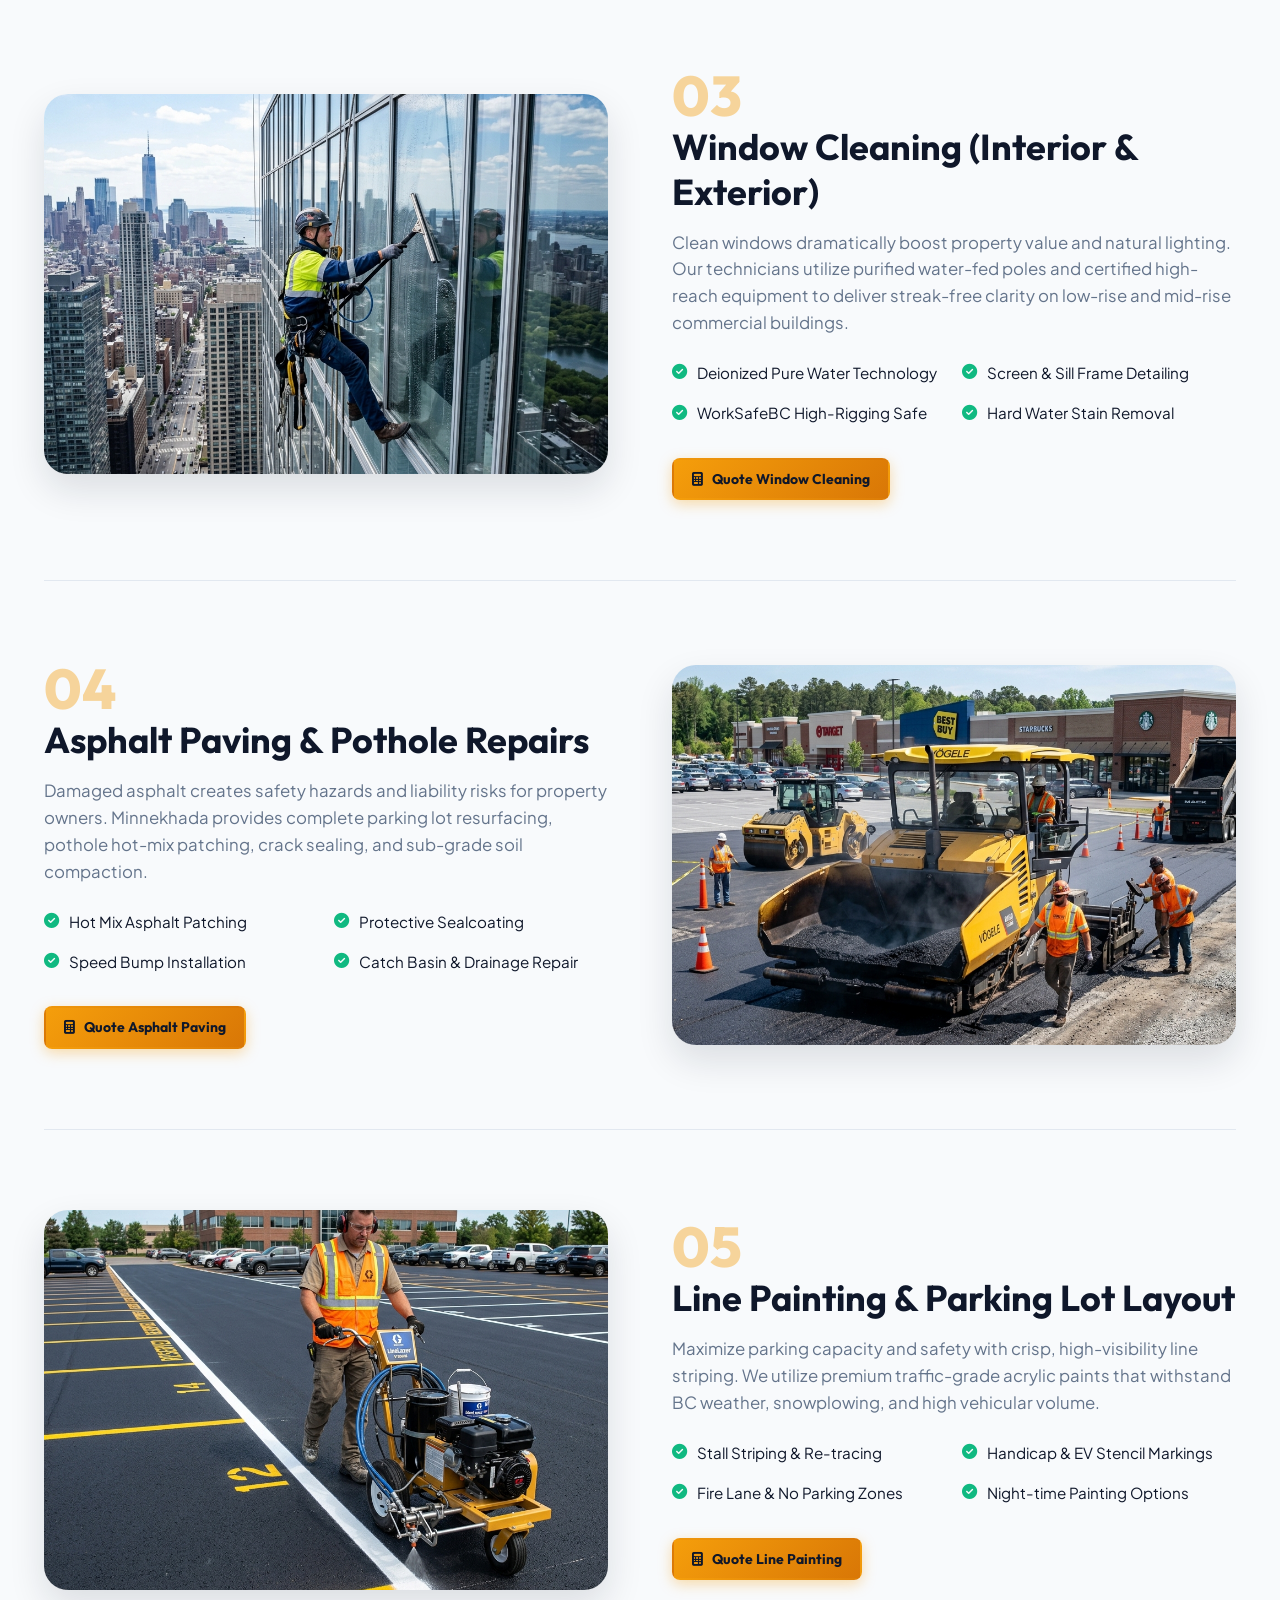
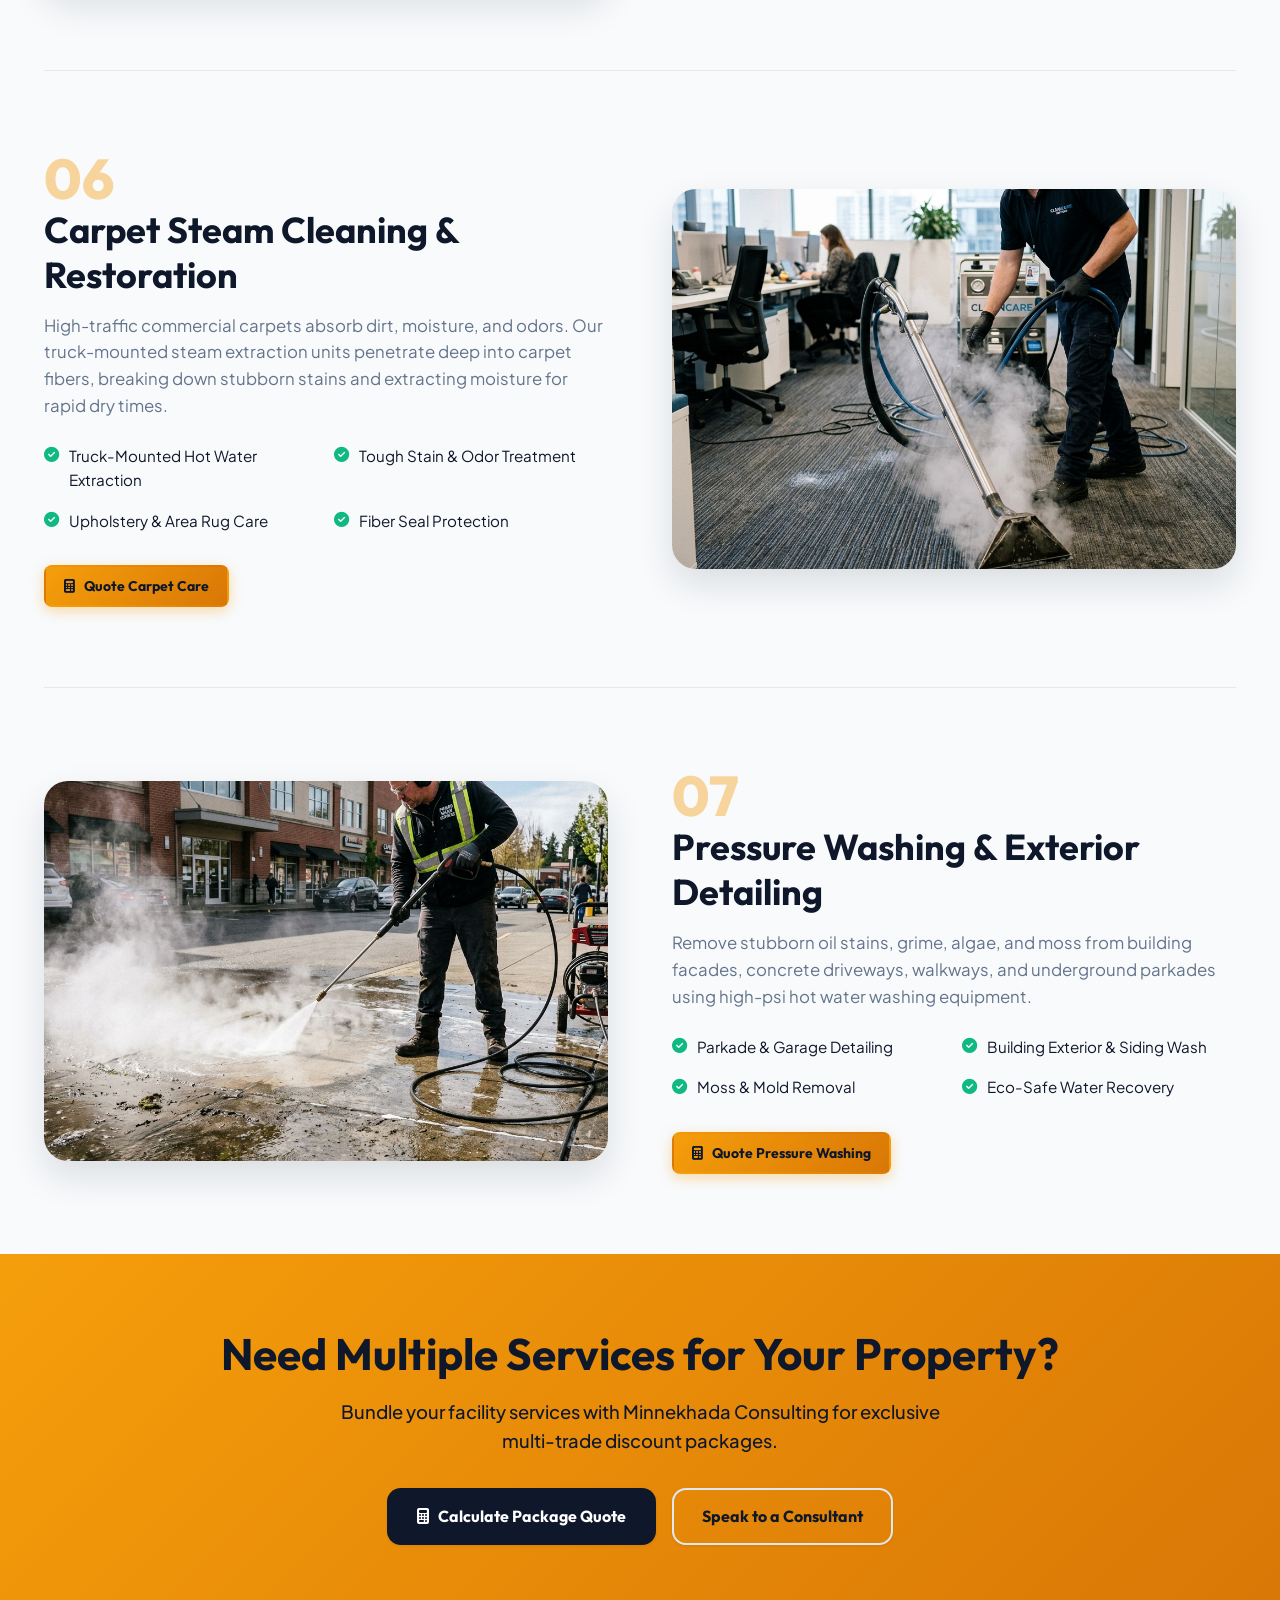
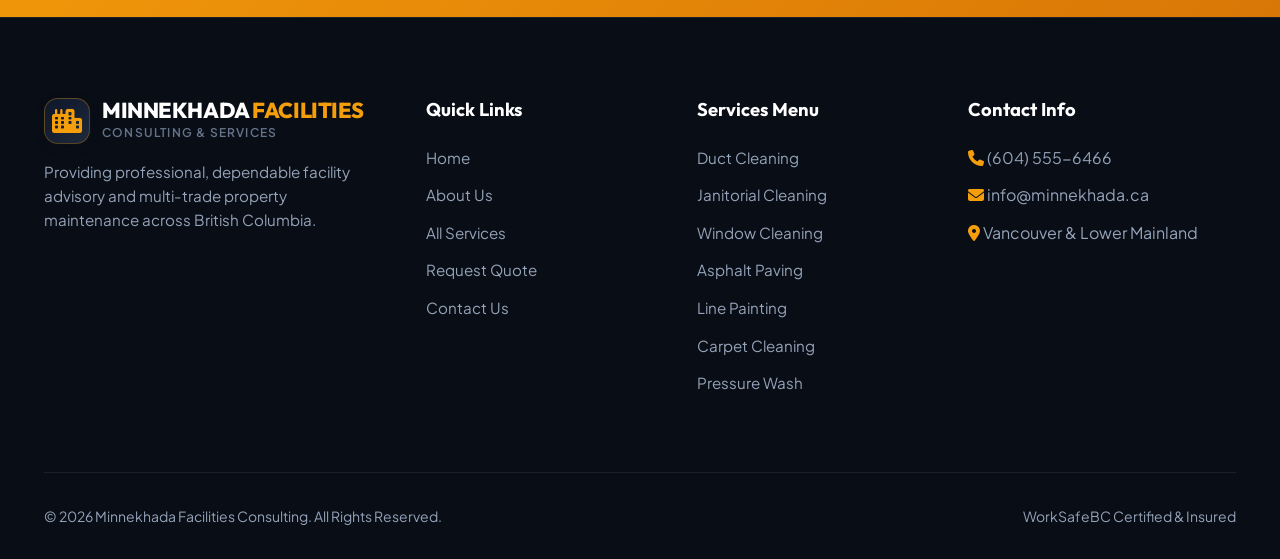
<file: services.html>
<!DOCTYPE html>
<html lang="en">
<head>
  <meta charset="UTF-8">
  <meta name="viewport" content="width=device-width, initial-scale=1.0">
  <title>Our Services | Minnekhada Facilities Consulting</title>
  <meta name="description" content="Explore Minnekhada's 7 core services: Duct Cleaning, Janitorial, Window Cleaning, Asphalt Paving, Line Painting, Carpet Steam Cleaning, and Pressure Washing in BC.">
  <link rel="stylesheet" href="https://cdnjs.cloudflare.com/ajax/libs/font-awesome/6.4.0/css/all.min.css">
  <link rel="stylesheet" href="css/styles.css">
</head>
<body>

  <!-- Top Info Bar -->
  <div class="top-bar">
    <div class="container">
      <div class="top-info">
        <div class="top-info-item"><i class="fa-solid fa-phone"></i> (604) 555-6466</div>
        <div class="top-info-item"><i class="fa-solid fa-envelope"></i> info@minnekhada.ca</div>
        <div class="top-info-item"><i class="fa-solid fa-location-dot"></i> Greater Vancouver & Lower Mainland</div>
      </div>
      <div class="top-badge"><i class="fa-solid fa-shield-halved"></i> 7 Core Facility Solutions</div>
    </div>
  </div>

  <!-- Header -->
  <header class="navbar">
    <div class="container nav-container">
      <a href="index.html" class="brand-logo">
        <div class="brand-icon"><i class="fa-solid fa-city"></i></div>
        <div class="brand-text">
          <div class="brand-title">MINNEKHADA <span>FACILITIES</span></div>
          <div class="brand-subtitle">CONSULTING & SERVICES</div>
        </div>
      </a>

      <nav class="nav-menu" id="navMenu">
        <a href="index.html" class="nav-link">Home</a>
        <a href="about.html" class="nav-link">About Us</a>
        <a href="services.html" class="nav-link active">Services</a>
        <a href="quote.html" class="nav-link">Request Quote</a>
        <a href="contact.html" class="nav-link">Contact</a>
        <a href="quote.html" class="btn btn-primary btn-sm">Get Instant Quote</a>
      </nav>

      <button class="mobile-toggle" id="mobileToggle" aria-label="Toggle navigation menu">
        <i class="fa-solid fa-bars"></i>
      </button>
    </div>
  </header>

  <!-- Page Banner -->
  <section class="page-banner">
    <div class="container">
      <h1>Our 7 Core Facility Services</h1>
      <div class="breadcrumb">
        <a href="index.html">Home</a> <span>/</span> <span>Services</span>
      </div>
    </div>
  </section>

  <!-- Detailed Services List -->
  <section class="services-detail-section">
    <div class="container">

      <!-- 1. Duct Cleaning -->
      <article class="service-detail-item" id="duct-cleaning">
        <div class="service-detail-image">
          <img src="assets/duct_cleaning.jpg" alt="Air Duct & HVAC Ventilation Cleaning System">
        </div>
        <div class="service-detail-text">
          <div class="service-num">01</div>
          <h2>Duct Cleaning & HVAC Sanitization</h2>
          <p>
            Accumulated dust, mold spores, and airborne contaminants in commercial ductwork severely impact indoor air quality and strain HVAC equipment. Our high-power negative-air pressure vacuum systems remove debris, sanitize air passages, and ensure compliance with BC indoor environmental quality standards.
          </p>
          <div class="service-benefits-grid">
            <div class="benefit-item"><i class="fa-solid fa-circle-check"></i> HEPA Filtration Vacuuming</div>
            <div class="benefit-item"><i class="fa-solid fa-circle-check"></i> Antimicrobial Fogging Treatment</div>
            <div class="benefit-item"><i class="fa-solid fa-circle-check"></i> Reduces Energy & Utility Costs</div>
            <div class="benefit-item"><i class="fa-solid fa-circle-check"></i> Pre & Post Air Inspection</div>
          </div>
          <a href="quote.html?service=duct" class="btn btn-primary btn-sm"><i class="fa-solid fa-calculator"></i> Quote Duct Cleaning</a>
        </div>
      </article>

      <!-- 2. Janitorial Cleaning -->
      <article class="service-detail-item reverse" id="janitorial-cleaning">
        <div class="service-detail-image">
          <img src="assets/janitorial.jpg" alt="Commercial Office Janitorial Cleaning Professional">
        </div>
        <div class="service-detail-text">
          <div class="service-num">02</div>
          <h2>Janitorial & Office Cleaning</h2>
          <p>
            Whether managing a multi-tenant commercial office, a medical facility, or strata residential common areas, our janitorial services ensure pristine, sanitized environments. We customize cleaning schedules (daily, weekly, monthly) using EcoLogo green-certified detergents.
          </p>
          <div class="service-benefits-grid">
            <div class="benefit-item"><i class="fa-solid fa-circle-check"></i> High-Touch Surface Disinfection</div>
            <div class="benefit-item"><i class="fa-solid fa-circle-check"></i> Restroom & Kitchen Deep Cleaning</div>
            <div class="benefit-item"><i class="fa-solid fa-circle-check"></i> Hard Floor Buffing & Polishing</div>
            <div class="benefit-item"><i class="fa-solid fa-circle-check"></i> Post-Construction Cleanup</div>
          </div>
          <a href="quote.html?service=janitorial" class="btn btn-primary btn-sm"><i class="fa-solid fa-calculator"></i> Quote Janitorial Care</a>
        </div>
      </article>

      <!-- 3. Window Cleaning -->
      <article class="service-detail-item" id="window-cleaning">
        <div class="service-detail-image">
          <img src="assets/window_cleaning.jpg" alt="Professional Squeegee Window Washing on Glass Building">
        </div>
        <div class="service-detail-text">
          <div class="service-num">03</div>
          <h2>Window Cleaning (Interior & Exterior)</h2>
          <p>
            Clean windows dramatically boost property value and natural lighting. Our technicians utilize purified water-fed poles and certified high-reach equipment to deliver streak-free clarity on low-rise and mid-rise commercial buildings.
          </p>
          <div class="service-benefits-grid">
            <div class="benefit-item"><i class="fa-solid fa-circle-check"></i> Deionized Pure Water Technology</div>
            <div class="benefit-item"><i class="fa-solid fa-circle-check"></i> Screen & Sill Frame Detailing</div>
            <div class="benefit-item"><i class="fa-solid fa-circle-check"></i> WorkSafeBC High-Rigging Safe</div>
            <div class="benefit-item"><i class="fa-solid fa-circle-check"></i> Hard Water Stain Removal</div>
          </div>
          <a href="quote.html?service=window" class="btn btn-primary btn-sm"><i class="fa-solid fa-calculator"></i> Quote Window Cleaning</a>
        </div>
      </article>

      <!-- 4. Asphalt Paving -->
      <article class="service-detail-item reverse" id="asphalt-paving">
        <div class="service-detail-image">
          <img src="assets/asphalt_paving.jpg" alt="Heavy Roller Asphalt Paving Road Construction">
        </div>
        <div class="service-detail-text">
          <div class="service-num">04</div>
          <h2>Asphalt Paving & Pothole Repairs</h2>
          <p>
            Damaged asphalt creates safety hazards and liability risks for property owners. Minnekhada provides complete parking lot resurfacing, pothole hot-mix patching, crack sealing, and sub-grade soil compaction.
          </p>
          <div class="service-benefits-grid">
            <div class="benefit-item"><i class="fa-solid fa-circle-check"></i> Hot Mix Asphalt Patching</div>
            <div class="benefit-item"><i class="fa-solid fa-circle-check"></i> Protective Sealcoating</div>
            <div class="benefit-item"><i class="fa-solid fa-circle-check"></i> Speed Bump Installation</div>
            <div class="benefit-item"><i class="fa-solid fa-circle-check"></i> Catch Basin & Drainage Repair</div>
          </div>
          <a href="quote.html?service=paving" class="btn btn-primary btn-sm"><i class="fa-solid fa-calculator"></i> Quote Asphalt Paving</a>
        </div>
      </article>

      <!-- 5. Line Painting -->
      <article class="service-detail-item" id="line-painting">
        <div class="service-detail-image">
          <img src="assets/line_painting.jpg" alt="Yellow and White Parking Lot Line Striping">
        </div>
        <div class="service-detail-text">
          <div class="service-num">05</div>
          <h2>Line Painting & Parking Lot Layout</h2>
          <p>
            Maximize parking capacity and safety with crisp, high-visibility line striping. We utilize premium traffic-grade acrylic paints that withstand BC weather, snowplowing, and high vehicular volume.
          </p>
          <div class="service-benefits-grid">
            <div class="benefit-item"><i class="fa-solid fa-circle-check"></i> Stall Striping & Re-tracing</div>
            <div class="benefit-item"><i class="fa-solid fa-circle-check"></i> Handicap & EV Stencil Markings</div>
            <div class="benefit-item"><i class="fa-solid fa-circle-check"></i> Fire Lane & No Parking Zones</div>
            <div class="benefit-item"><i class="fa-solid fa-circle-check"></i> Night-time Painting Options</div>
          </div>
          <a href="quote.html?service=painting" class="btn btn-primary btn-sm"><i class="fa-solid fa-calculator"></i> Quote Line Painting</a>
        </div>
      </article>

      <!-- 6. Carpet Cleaning -->
      <article class="service-detail-item reverse" id="carpet-cleaning">
        <div class="service-detail-image">
          <img src="assets/carpet_cleaning.jpg" alt="Commercial Carpet Steam Extraction Equipment">
        </div>
        <div class="service-detail-text">
          <div class="service-num">06</div>
          <h2>Carpet Steam Cleaning & Restoration</h2>
          <p>
            High-traffic commercial carpets absorb dirt, moisture, and odors. Our truck-mounted steam extraction units penetrate deep into carpet fibers, breaking down stubborn stains and extracting moisture for rapid dry times.
          </p>
          <div class="service-benefits-grid">
            <div class="benefit-item"><i class="fa-solid fa-circle-check"></i> Truck-Mounted Hot Water Extraction</div>
            <div class="benefit-item"><i class="fa-solid fa-circle-check"></i> Tough Stain & Odor Treatment</div>
            <div class="benefit-item"><i class="fa-solid fa-circle-check"></i> Upholstery & Area Rug Care</div>
            <div class="benefit-item"><i class="fa-solid fa-circle-check"></i> Fiber Seal Protection</div>
          </div>
          <a href="quote.html?service=carpet" class="btn btn-primary btn-sm"><i class="fa-solid fa-calculator"></i> Quote Carpet Care</a>
        </div>
      </article>

      <!-- 7. Pressure Wash -->
      <article class="service-detail-item" id="pressure-wash">
        <div class="service-detail-image">
          <img src="assets/pressure_wash.jpg" alt="High Pressure Water Sprayer Surface Wash">
        </div>
        <div class="service-detail-text">
          <div class="service-num">07</div>
          <h2>Pressure Washing & Exterior Detailing</h2>
          <p>
            Remove stubborn oil stains, grime, algae, and moss from building facades, concrete driveways, walkways, and underground parkades using high-psi hot water washing equipment.
          </p>
          <div class="service-benefits-grid">
            <div class="benefit-item"><i class="fa-solid fa-circle-check"></i> Parkade & Garage Detailing</div>
            <div class="benefit-item"><i class="fa-solid fa-circle-check"></i> Building Exterior & Siding Wash</div>
            <div class="benefit-item"><i class="fa-solid fa-circle-check"></i> Moss & Mold Removal</div>
            <div class="benefit-item"><i class="fa-solid fa-circle-check"></i> Eco-Safe Water Recovery</div>
          </div>
          <a href="quote.html?service=pressure" class="btn btn-primary btn-sm"><i class="fa-solid fa-calculator"></i> Quote Pressure Washing</a>
        </div>
      </article>

    </div>
  </section>

  <!-- CTA Banner -->
  <section class="cta-banner">
    <div class="container">
      <h2>Need Multiple Services for Your Property?</h2>
      <p>Bundle your facility services with Minnekhada Consulting for exclusive multi-trade discount packages.</p>
      <div class="cta-buttons">
        <a href="quote.html" class="btn btn-dark"><i class="fa-solid fa-calculator"></i> Calculate Package Quote</a>
        <a href="contact.html" class="btn btn-outline">Speak to a Consultant</a>
      </div>
    </div>
  </section>

  <!-- Footer -->
  <footer>
    <div class="container">
      <div class="footer-grid">
        <div class="footer-brand">
          <a href="index.html" class="brand-logo">
            <div class="brand-icon"><i class="fa-solid fa-city"></i></div>
            <div class="brand-text">
              <div class="brand-title">MINNEKHADA <span>FACILITIES</span></div>
              <div class="brand-subtitle">CONSULTING & SERVICES</div>
            </div>
          </a>
          <p>Providing professional, dependable facility advisory and multi-trade property maintenance across British Columbia.</p>
        </div>

        <div class="footer-col">
          <h4>Quick Links</h4>
          <ul class="footer-links">
            <li><a href="index.html">Home</a></li>
            <li><a href="about.html">About Us</a></li>
            <li><a href="services.html">All Services</a></li>
            <li><a href="quote.html">Request Quote</a></li>
            <li><a href="contact.html">Contact Us</a></li>
          </ul>
        </div>

        <div class="footer-col">
          <h4>Services Menu</h4>
          <ul class="footer-links">
            <li><a href="#duct-cleaning">Duct Cleaning</a></li>
            <li><a href="#janitorial-cleaning">Janitorial Cleaning</a></li>
            <li><a href="#window-cleaning">Window Cleaning</a></li>
            <li><a href="#asphalt-paving">Asphalt Paving</a></li>
            <li><a href="#line-painting">Line Painting</a></li>
            <li><a href="#carpet-cleaning">Carpet Cleaning</a></li>
            <li><a href="#pressure-wash">Pressure Wash</a></li>
          </ul>
        </div>

        <div class="footer-col">
          <h4>Contact Info</h4>
          <ul class="footer-links">
            <li><i class="fa-solid fa-phone" style="color: var(--accent);"></i> (604) 555-6466</li>
            <li><i class="fa-solid fa-envelope" style="color: var(--accent);"></i> info@minnekhada.ca</li>
            <li><i class="fa-solid fa-location-dot" style="color: var(--accent);"></i> Vancouver & Lower Mainland</li>
          </ul>
        </div>
      </div>

      <div class="footer-bottom">
        <div>© 2026 Minnekhada Facilities Consulting. All Rights Reserved.</div>
        <div>WorkSafeBC Certified & Insured</div>
      </div>
    </div>
  </footer>

  <script src="js/main.js"></script>
</body>
</html>
</file>
<file: css/styles.css>
/* -------------------------------------------------------------------------- */
/* Minnekhada Facilities Consulting - Master Stylesheet                       */
/* -------------------------------------------------------------------------- */

@import url('https://fonts.googleapis.com/css2?family=Outfit:wght@400;500;600;700;800&family=Plus+Jakarta+Sans:wght@400;500;600;700&display=swap');

:root {
  --primary: #0F172A;
  --primary-light: #1E293B;
  --accent: #F59E0B;
  --accent-hover: #D97706;
  --accent-light: rgba(245, 158, 11, 0.12);
  --secondary: #0284C7;
  --secondary-hover: #0369A1;
  --text-dark: #0F172A;
  --text-muted: #64748B;
  --text-light: #F8FAFC;
  --bg-light: #F8FAFC;
  --bg-card: #FFFFFF;
  --bg-dark: #090D16;
  --border-color: #E2E8F0;
  --border-dark: #1E293B;
  
  --shadow-sm: 0 1px 3px rgba(0,0,0,0.08);
  --shadow-md: 0 6px 16px rgba(15, 23, 42, 0.08);
  --shadow-lg: 0 16px 36px rgba(15, 23, 42, 0.12);
  --shadow-glow: 0 0 25px rgba(245, 158, 11, 0.35);

  --glass-bg: rgba(255, 255, 255, 0.85);
  --glass-border: rgba(255, 255, 255, 0.4);
  --glass-dark: rgba(15, 23, 42, 0.9);

  --radius-sm: 8px;
  --radius-md: 14px;
  --radius-lg: 24px;
  --radius-full: 9999px;

  --transition: all 0.3s cubic-bezier(0.4, 0, 0.2, 1);
  --font-heading: 'Outfit', -apple-system, sans-serif;
  --font-body: 'Plus Jakarta Sans', -apple-system, sans-serif;
}

/* Reset & Base */
*, *::before, *::after {
  box-sizing: border-box;
  margin: 0;
  padding: 0;
}

html {
  scroll-behavior: smooth;
  font-size: 16px;
}

body {
  font-family: var(--font-body);
  color: var(--text-dark);
  background-color: var(--bg-light);
  line-height: 1.6;
  -webkit-font-smoothing: antialiased;
  overflow-x: hidden;
}

h1, h2, h3, h4, h5, h6 {
  font-family: var(--font-heading);
  color: var(--text-dark);
  line-height: 1.25;
  font-weight: 700;
}

a {
  text-decoration: none;
  color: inherit;
  transition: var(--transition);
}

img {
  max-width: 100%;
  height: auto;
  display: block;
}

ul {
  list-style: none;
}

/* Container */
.container {
  width: 100%;
  max-width: 1240px;
  margin: 0 auto;
  padding: 0 1.5rem;
}

/* Top Bar */
.top-bar {
  background-color: var(--primary);
  color: #94A3B8;
  font-size: 0.875rem;
  padding: 0.6rem 0;
  border-bottom: 1px solid rgba(255, 255, 255, 0.08);
}

.top-bar .container {
  display: flex;
  justify-content: space-between;
  align-items: center;
}

.top-info {
  display: flex;
  gap: 1.5rem;
  align-items: center;
}

.top-info-item {
  display: flex;
  align-items: center;
  gap: 0.5rem;
}

.top-info-item i {
  color: var(--accent);
}

.top-badge {
  background: rgba(245, 158, 11, 0.15);
  color: var(--accent);
  padding: 0.2rem 0.75rem;
  border-radius: var(--radius-full);
  font-weight: 600;
  font-size: 0.775rem;
  display: inline-flex;
  align-items: center;
  gap: 0.4rem;
}

/* Header & Navbar */
.navbar {
  position: sticky;
  top: 0;
  z-index: 1000;
  background: var(--glass-bg);
  backdrop-filter: blur(16px);
  -webkit-backdrop-filter: blur(16px);
  border-bottom: 1px solid var(--border-color);
  transition: var(--transition);
}

.navbar.scrolled {
  box-shadow: var(--shadow-md);
  background: rgba(255, 255, 255, 0.95);
}

.nav-container {
  display: flex;
  justify-content: space-between;
  align-items: center;
  height: 80px;
}

.brand-logo {
  display: flex;
  align-items: center;
  gap: 0.75rem;
}

.brand-icon {
  width: 46px;
  height: 46px;
  background: linear-gradient(135deg, var(--primary) 0%, var(--primary-light) 100%);
  border-radius: var(--radius-md);
  display: flex;
  align-items: center;
  justify-content: center;
  color: var(--accent);
  font-size: 1.5rem;
  box-shadow: 0 4px 12px rgba(15, 23, 42, 0.15);
  border: 1px solid rgba(245, 158, 11, 0.3);
}

.brand-text {
  display: flex;
  flex-direction: column;
}

.brand-title {
  font-family: var(--font-heading);
  font-weight: 800;
  font-size: 1.35rem;
  letter-spacing: -0.02em;
  color: var(--primary);
  line-height: 1.1;
}

.brand-title span {
  color: var(--accent);
}

.brand-subtitle {
  font-size: 0.75rem;
  font-weight: 600;
  text-transform: uppercase;
  letter-spacing: 0.1em;
  color: var(--text-muted);
}

.nav-menu {
  display: flex;
  align-items: center;
  gap: 2rem;
}

.nav-link {
  font-family: var(--font-heading);
  font-weight: 600;
  font-size: 1rem;
  color: var(--text-dark);
  position: relative;
  padding: 0.5rem 0;
}

.nav-link::after {
  content: '';
  position: absolute;
  bottom: 0;
  left: 0;
  width: 0%;
  height: 2px;
  background-color: var(--accent);
  transition: var(--transition);
}

.nav-link:hover::after,
.nav-link.active::after {
  width: 100%;
}

.nav-link.active {
  color: var(--accent-hover);
}

.mobile-toggle {
  display: none;
  background: none;
  border: none;
  font-size: 1.5rem;
  color: var(--primary);
  cursor: pointer;
}

/* Buttons */
.btn {
  display: inline-flex;
  align-items: center;
  justify-content: center;
  gap: 0.6rem;
  font-family: var(--font-heading);
  font-weight: 700;
  font-size: 1rem;
  padding: 0.85rem 1.75rem;
  border-radius: var(--radius-md);
  border: 2px solid transparent;
  cursor: pointer;
  transition: var(--transition);
  box-shadow: var(--shadow-sm);
}

.btn-primary {
  background: linear-gradient(135deg, var(--accent) 0%, var(--accent-hover) 100%);
  color: var(--primary);
  box-shadow: 0 4px 14px rgba(245, 158, 11, 0.35);
}

.btn-primary:hover {
  transform: translateY(-2px);
  box-shadow: 0 8px 20px rgba(245, 158, 11, 0.45);
}

.btn-dark {
  background: var(--primary);
  color: #FFFFFF;
}

.btn-dark:hover {
  background: var(--primary-light);
  transform: translateY(-2px);
  box-shadow: var(--shadow-md);
}

.btn-outline {
  background: transparent;
  border-color: var(--border-color);
  color: var(--primary);
}

.btn-outline:hover {
  border-color: var(--primary);
  background: var(--primary);
  color: #FFFFFF;
}

.btn-outline-white {
  background: rgba(255, 255, 255, 0.1);
  border-color: rgba(255, 255, 255, 0.3);
  color: #FFFFFF;
  backdrop-filter: blur(8px);
}

.btn-outline-white:hover {
  background: #FFFFFF;
  color: var(--primary);
  border-color: #FFFFFF;
}

.btn-sm {
  padding: 0.5rem 1.1rem;
  font-size: 0.875rem;
  border-radius: var(--radius-sm);
}

/* -------------------------------------------------------------------------- */
/* Pegasus-Style Full-Bleed Hero Section                                     */
/* -------------------------------------------------------------------------- */
.hero-pegasus {
  position: relative;
  min-height: 680px;
  background: url('../assets/hero.jpg') center/cover no-repeat;
  display: flex;
  align-items: center;
  color: #FFFFFF;
  overflow: hidden;
  padding: 5rem 0 6rem;
}

.hero-overlay {
  position: absolute;
  inset: 0;
  background: linear-gradient(135deg, rgba(9, 13, 22, 0.88) 0%, rgba(15, 23, 42, 0.8) 50%, rgba(9, 13, 22, 0.92) 100%);
  z-index: 1;
}

.hero-pegasus .container {
  position: relative;
  z-index: 2;
}

.hero-center-content {
  max-width: 860px;
  margin: 0 auto;
  text-align: center;
}

.hero-badge-pill {
  display: inline-flex;
  align-items: center;
  gap: 0.6rem;
  background: rgba(245, 158, 11, 0.2);
  border: 1px solid rgba(245, 158, 11, 0.4);
  color: var(--accent);
  padding: 0.45rem 1.25rem;
  border-radius: var(--radius-full);
  font-size: 0.875rem;
  font-weight: 700;
  text-transform: uppercase;
  letter-spacing: 0.08em;
  margin-bottom: 1.5rem;
  backdrop-filter: blur(8px);
}

.hero-pegasus-title {
  font-size: 3.75rem;
  font-weight: 800;
  color: #FFFFFF;
  line-height: 1.12;
  margin-bottom: 1.5rem;
  letter-spacing: -0.03em;
  text-shadow: 0 4px 20px rgba(0, 0, 0, 0.5);
}

.hero-pegasus-title span {
  background: linear-gradient(135deg, #F59E0B 0%, #FBBF24 100%);
  -webkit-background-clip: text;
  -webkit-text-fill-color: transparent;
}

.hero-pegasus-subtitle {
  font-size: 1.25rem;
  color: #E2E8F0;
  margin: 0 auto 2.5rem;
  max-width: 720px;
  line-height: 1.6;
  font-weight: 400;
}

.hero-pegasus-actions {
  display: flex;
  gap: 1.25rem;
  justify-content: center;
  flex-wrap: wrap;
  margin-bottom: 3.5rem;
}

/* Quick Access Services Strip */
.hero-services-bar {
  background: rgba(15, 23, 42, 0.85);
  backdrop-filter: blur(16px);
  -webkit-backdrop-filter: blur(16px);
  border: 1px solid rgba(255, 255, 255, 0.15);
  border-radius: var(--radius-lg);
  padding: 1.25rem 1.5rem;
  box-shadow: 0 20px 40px rgba(0, 0, 0, 0.4);
}

.hero-services-title {
  font-size: 0.8rem;
  font-weight: 700;
  text-transform: uppercase;
  letter-spacing: 0.1em;
  color: #94A3B8;
  margin-bottom: 1rem;
  text-align: center;
}

.hero-services-pills {
  display: flex;
  justify-content: center;
  gap: 0.75rem;
  flex-wrap: wrap;
}

.service-pill {
  display: inline-flex;
  align-items: center;
  gap: 0.5rem;
  background: rgba(255, 255, 255, 0.08);
  border: 1px solid rgba(255, 255, 255, 0.15);
  color: #F8FAFC;
  padding: 0.5rem 1rem;
  border-radius: var(--radius-full);
  font-size: 0.875rem;
  font-weight: 600;
  transition: var(--transition);
}

.service-pill i {
  color: var(--accent);
  font-size: 0.95rem;
}

.service-pill:hover {
  background: var(--accent);
  color: var(--primary);
  border-color: var(--accent);
  transform: translateY(-3px);
  box-shadow: 0 6px 16px rgba(245, 158, 11, 0.35);
}

.service-pill:hover i {
  color: var(--primary);
}

/* Trust Badges Strip Below Hero */
.trust-strip {
  background: var(--primary);
  border-bottom: 1px solid var(--border-dark);
  padding: 1.25rem 0;
  color: #94A3B8;
}

.trust-flex {
  display: flex;
  justify-content: space-around;
  align-items: center;
  flex-wrap: wrap;
  gap: 1.5rem;
}

.trust-item {
  display: flex;
  align-items: center;
  gap: 0.6rem;
  font-size: 0.9rem;
  font-weight: 600;
  color: #CBD5E1;
}

.trust-item i {
  color: var(--accent);
  font-size: 1.1rem;
}

/* Section Header */
.section-header {
  text-align: center;
  max-width: 700px;
  margin: 0 auto 3.5rem;
}

.section-tag {
  display: inline-block;
  color: var(--accent-hover);
  font-weight: 700;
  font-size: 0.875rem;
  text-transform: uppercase;
  letter-spacing: 0.1em;
  margin-bottom: 0.5rem;
}

.section-title {
  font-size: 2.5rem;
  letter-spacing: -0.02em;
  color: var(--primary);
  margin-bottom: 1rem;
}

.section-desc {
  font-size: 1.05rem;
  color: var(--text-muted);
}

/* Services Overview Section */
.services-section {
  padding: 6rem 0;
  background-color: #FFFFFF;
}

.services-grid {
  display: grid;
  grid-template-columns: repeat(auto-fit, minmax(340px, 1fr));
  gap: 2rem;
}

.service-card {
  background: #FFFFFF;
  border: 1px solid var(--border-color);
  border-radius: var(--radius-md);
  overflow: hidden;
  transition: var(--transition);
  display: flex;
  flex-direction: column;
}

.service-card:hover {
  transform: translateY(-8px);
  box-shadow: var(--shadow-lg);
  border-color: rgba(245, 158, 11, 0.4);
}

.service-img-wrapper {
  position: relative;
  height: 220px;
  overflow: hidden;
}

.service-img-wrapper img {
  width: 100%;
  height: 100%;
  object-fit: cover;
  transition: transform 0.5s ease;
}

.service-card:hover .service-img-wrapper img {
  transform: scale(1.08);
}

.service-badge {
  position: absolute;
  top: 1rem;
  right: 1rem;
  background: rgba(15, 23, 42, 0.85);
  backdrop-filter: blur(8px);
  color: var(--accent);
  width: 42px;
  height: 42px;
  border-radius: 50%;
  display: flex;
  align-items: center;
  justify-content: center;
  font-size: 1.1rem;
  border: 1px solid rgba(245, 158, 11, 0.3);
}

.service-content {
  padding: 1.75rem;
  display: flex;
  flex-direction: column;
  flex-grow: 1;
}

.service-title {
  font-size: 1.35rem;
  margin-bottom: 0.75rem;
  color: var(--primary);
}

.service-description {
  font-size: 0.95rem;
  color: var(--text-muted);
  margin-bottom: 1.25rem;
  flex-grow: 1;
}

.service-features-list {
  margin-bottom: 1.5rem;
  padding-top: 1rem;
  border-top: 1px dashed var(--border-color);
}

.service-features-list li {
  display: flex;
  align-items: center;
  gap: 0.5rem;
  font-size: 0.875rem;
  color: var(--text-dark);
  margin-bottom: 0.4rem;
}

.service-features-list li i {
  color: #10B981;
}

.service-footer {
  display: flex;
  align-items: center;
  justify-content: space-between;
}

.link-btn {
  font-family: var(--font-heading);
  font-weight: 700;
  font-size: 0.9rem;
  color: var(--primary);
  display: inline-flex;
  align-items: center;
  gap: 0.4rem;
}

.link-btn i {
  transition: var(--transition);
}

.link-btn:hover i {
  transform: translateX(4px);
  color: var(--accent-hover);
}

/* Why Choose Us / Consulting Model */
.why-us {
  padding: 6rem 0;
  background: var(--bg-light);
  position: relative;
}

.why-grid {
  display: grid;
  grid-template-columns: 1fr 1fr;
  gap: 4rem;
  align-items: center;
}

.why-image-side {
  position: relative;
}

.why-main-img {
  border-radius: var(--radius-lg);
  box-shadow: var(--shadow-lg);
}

.why-experience-badge {
  position: absolute;
  top: -20px;
  right: -20px;
  background: var(--accent);
  color: var(--primary);
  padding: 1.5rem;
  border-radius: var(--radius-md);
  box-shadow: var(--shadow-md);
  text-align: center;
}

.why-experience-badge .years {
  font-family: var(--font-heading);
  font-weight: 800;
  font-size: 2.2rem;
  line-height: 1;
}

.why-experience-badge .text {
  font-size: 0.85rem;
  font-weight: 700;
  text-transform: uppercase;
}

.feature-box-grid {
  display: grid;
  grid-template-columns: 1fr 1fr;
  gap: 1.5rem;
  margin-top: 2rem;
}

.feature-box {
  background: #FFFFFF;
  padding: 1.5rem;
  border-radius: var(--radius-md);
  border: 1px solid var(--border-color);
  box-shadow: var(--shadow-sm);
  transition: var(--transition);
}

.feature-box:hover {
  transform: translateY(-4px);
  box-shadow: var(--shadow-md);
  border-color: var(--accent);
}

.feature-icon {
  width: 44px;
  height: 44px;
  background: var(--accent-light);
  color: var(--accent-hover);
  border-radius: var(--radius-sm);
  display: flex;
  align-items: center;
  justify-content: center;
  font-size: 1.25rem;
  margin-bottom: 1rem;
}

.feature-box h4 {
  font-size: 1.1rem;
  margin-bottom: 0.5rem;
}

.feature-box p {
  font-size: 0.875rem;
  color: var(--text-muted);
}

/* Stats Counter Section */
.stats-section {
  background: linear-gradient(135deg, var(--primary) 0%, var(--primary-light) 100%);
  color: #FFFFFF;
  padding: 4.5rem 0;
}

.stats-grid {
  display: grid;
  grid-template-columns: repeat(4, 1fr);
  gap: 2rem;
  text-align: center;
}

.stat-item .stat-number {
  font-family: var(--font-heading);
  font-size: 3rem;
  font-weight: 800;
  color: var(--accent);
  margin-bottom: 0.25rem;
}

.stat-item .stat-label {
  font-size: 0.95rem;
  color: #94A3B8;
  font-weight: 500;
}

/* Testimonials */
.testimonials {
  padding: 6rem 0;
  background: #FFFFFF;
}

.testimonials-grid {
  display: grid;
  grid-template-columns: repeat(auto-fit, minmax(320px, 1fr));
  gap: 2rem;
}

.testimonial-card {
  background: var(--bg-light);
  padding: 2rem;
  border-radius: var(--radius-md);
  border: 1px solid var(--border-color);
  position: relative;
}

.stars {
  color: var(--accent);
  margin-bottom: 1rem;
  font-size: 0.9rem;
}

.testimonial-text {
  font-size: 0.975rem;
  color: var(--text-dark);
  font-style: italic;
  margin-bottom: 1.5rem;
}

.client-info {
  display: flex;
  align-items: center;
  gap: 1rem;
}

.client-avatar {
  width: 48px;
  height: 48px;
  border-radius: 50%;
  object-fit: cover;
}

.client-name {
  font-family: var(--font-heading);
  font-weight: 700;
  font-size: 1rem;
}

.client-role {
  font-size: 0.8rem;
  color: var(--text-muted);
}

/* Service Areas Banner */
.areas-section {
  padding: 4rem 0;
  background: #090D16;
  color: #FFFFFF;
  border-top: 1px solid rgba(255, 255, 255, 0.08);
}

.areas-content {
  display: flex;
  align-items: center;
  justify-content: space-between;
  gap: 2rem;
  flex-wrap: wrap;
}

.areas-text h3 {
  color: #FFFFFF;
  font-size: 1.75rem;
  margin-bottom: 0.5rem;
}

.areas-text p {
  color: #94A3B8;
}

.cities-list {
  display: flex;
  gap: 0.75rem;
  flex-wrap: wrap;
}

.city-badge {
  background: rgba(255, 255, 255, 0.08);
  border: 1px solid rgba(255, 255, 255, 0.15);
  color: #F8FAFC;
  padding: 0.4rem 1rem;
  border-radius: var(--radius-full);
  font-size: 0.85rem;
  font-weight: 600;
}

/* CTA Section */
.cta-banner {
  background: linear-gradient(135deg, var(--accent) 0%, #D97706 100%);
  color: var(--primary);
  padding: 4.5rem 0;
  text-align: center;
  position: relative;
}

.cta-banner h2 {
  color: var(--primary);
  font-size: 2.75rem;
  margin-bottom: 1rem;
}

.cta-banner p {
  font-size: 1.15rem;
  margin-bottom: 2rem;
  max-width: 650px;
  margin-left: auto;
  margin-right: auto;
  font-weight: 500;
}

.cta-buttons {
  display: flex;
  gap: 1rem;
  justify-content: center;
}

/* Page Banner (Header for secondary pages) */
.page-banner {
  background: linear-gradient(135deg, #090D16 0%, #0F172A 100%);
  color: #FFFFFF;
  padding: 4.5rem 0;
  text-align: center;
  border-bottom: 1px solid rgba(255, 255, 255, 0.1);
}

.page-banner h1 {
  color: #FFFFFF;
  font-size: 3rem;
  margin-bottom: 0.75rem;
}

.breadcrumb {
  display: flex;
  justify-content: center;
  gap: 0.5rem;
  font-size: 0.9rem;
  color: #94A3B8;
}

.breadcrumb a {
  color: var(--accent);
}

/* Detailed Services Tab / Layout */
.services-detail-section {
  padding: 5rem 0;
}

.service-detail-item {
  display: grid;
  grid-template-columns: 1fr 1fr;
  gap: 4rem;
  align-items: center;
  margin-bottom: 5rem;
  padding-bottom: 5rem;
  border-bottom: 1px solid var(--border-color);
}

.service-detail-item:last-child {
  margin-bottom: 0;
  padding-bottom: 0;
  border-bottom: none;
}

.service-detail-item.reverse {
  grid-template-columns: 1fr 1fr;
  direction: rtl;
}

.service-detail-item.reverse .service-detail-text {
  direction: ltr;
}

.service-detail-item.reverse .service-detail-image {
  direction: ltr;
}

.service-detail-image {
  border-radius: var(--radius-lg);
  overflow: hidden;
  box-shadow: var(--shadow-lg);
}

.service-detail-image img {
  width: 100%;
  height: 380px;
  object-fit: cover;
}

.service-detail-text .service-num {
  font-family: var(--font-heading);
  font-size: 3.5rem;
  font-weight: 800;
  color: var(--accent);
  opacity: 0.4;
  line-height: 1;
}

.service-detail-text h2 {
  font-size: 2.25rem;
  color: var(--primary);
  margin-bottom: 1rem;
}

.service-detail-text p {
  color: var(--text-muted);
  font-size: 1.05rem;
  margin-bottom: 1.5rem;
}

.service-benefits-grid {
  display: grid;
  grid-template-columns: 1fr 1fr;
  gap: 1rem;
  margin-bottom: 2rem;
}

.benefit-item {
  display: flex;
  align-items: flex-start;
  gap: 0.6rem;
  font-size: 0.95rem;
}

.benefit-item i {
  color: #10B981;
  margin-top: 0.2rem;
}

/* Quote Calculator Page */
.quote-section {
  padding: 5rem 0;
}

.quote-wrapper {
  background: #FFFFFF;
  border-radius: var(--radius-lg);
  box-shadow: var(--shadow-lg);
  border: 1px solid var(--border-color);
  padding: 3rem;
  max-width: 900px;
  margin: 0 auto;
}

.quote-steps-nav {
  display: flex;
  justify-content: space-between;
  margin-bottom: 3rem;
  position: relative;
}

.quote-steps-nav::before {
  content: '';
  position: absolute;
  top: 20px;
  left: 10%;
  width: 80%;
  height: 2px;
  background: var(--border-color);
  z-index: 1;
}

.step-indicator {
  position: relative;
  z-index: 2;
  background: #FFFFFF;
  padding: 0 1rem;
  display: flex;
  flex-direction: column;
  align-items: center;
}

.step-number {
  width: 40px;
  height: 40px;
  border-radius: 50%;
  background: var(--bg-light);
  border: 2px solid var(--border-color);
  display: flex;
  align-items: center;
  justify-content: center;
  font-family: var(--font-heading);
  font-weight: 700;
  margin-bottom: 0.5rem;
  transition: var(--transition);
}

.step-indicator.active .step-number {
  background: var(--accent);
  border-color: var(--accent);
  color: var(--primary);
  box-shadow: 0 0 12px rgba(245, 158, 11, 0.4);
}

.step-label {
  font-size: 0.85rem;
  font-weight: 600;
  color: var(--text-muted);
}

.step-indicator.active .step-label {
  color: var(--primary);
}

.services-selection-grid {
  display: grid;
  grid-template-columns: repeat(auto-fit, minmax(220px, 1fr));
  gap: 1.25rem;
  margin-bottom: 2rem;
}

.service-select-card {
  border: 2px solid var(--border-color);
  border-radius: var(--radius-md);
  padding: 1.25rem;
  cursor: pointer;
  transition: var(--transition);
  text-align: center;
  display: flex;
  flex-direction: column;
  align-items: center;
}

.service-select-card:hover {
  border-color: var(--accent);
}

.service-select-card.selected {
  border-color: var(--accent);
  background: var(--accent-light);
}

.service-select-card i {
  font-size: 2rem;
  color: var(--primary);
  margin-bottom: 0.75rem;
}

.service-select-card.selected i {
  color: var(--accent-hover);
}

.service-select-card h4 {
  font-size: 1rem;
  margin-bottom: 0.25rem;
}

/* Form Controls */
.form-group {
  margin-bottom: 1.5rem;
}

.form-label {
  display: block;
  font-family: var(--font-heading);
  font-weight: 600;
  font-size: 0.95rem;
  margin-bottom: 0.5rem;
  color: var(--primary);
}

.form-control {
  width: 100%;
  padding: 0.85rem 1.1rem;
  font-family: var(--font-body);
  font-size: 1rem;
  border: 1px solid var(--border-color);
  border-radius: var(--radius-sm);
  background-color: #FFFFFF;
  color: var(--text-dark);
  transition: var(--transition);
}

.form-control:focus {
  outline: none;
  border-color: var(--accent);
  box-shadow: 0 0 0 3px rgba(245, 158, 11, 0.2);
}

textarea.form-control {
  resize: vertical;
  min-height: 120px;
}

.form-row {
  display: grid;
  grid-template-columns: 1fr 1fr;
  gap: 1.5rem;
}

/* Contact Page Layout */
.contact-section {
  padding: 5rem 0;
}

.contact-grid {
  display: grid;
  grid-template-columns: 1fr 1.2fr;
  gap: 4rem;
}

.contact-info-card {
  background: var(--primary);
  color: #FFFFFF;
  padding: 3rem;
  border-radius: var(--radius-lg);
  box-shadow: var(--shadow-lg);
}

.contact-info-card h3 {
  color: #FFFFFF;
  font-size: 1.75rem;
  margin-bottom: 1rem;
}

.contact-info-card p {
  color: #94A3B8;
  margin-bottom: 2rem;
}

.info-item {
  display: flex;
  align-items: flex-start;
  gap: 1.25rem;
  margin-bottom: 1.75rem;
}

.info-icon {
  width: 46px;
  height: 46px;
  background: rgba(245, 158, 11, 0.15);
  border: 1px solid rgba(245, 158, 11, 0.3);
  color: var(--accent);
  border-radius: var(--radius-sm);
  display: flex;
  align-items: center;
  justify-content: center;
  font-size: 1.2rem;
  flex-shrink: 0;
}

.info-text h5 {
  color: #FFFFFF;
  font-size: 1.05rem;
  margin-bottom: 0.2rem;
}

.info-text p, .info-text a {
  color: #CBD5E1;
  font-size: 0.95rem;
}

/* Footer */
footer {
  background: var(--bg-dark);
  color: #94A3B8;
  padding: 5rem 0 2rem;
  border-top: 1px solid rgba(255, 255, 255, 0.08);
}

.footer-grid {
  display: grid;
  grid-template-columns: 1.5fr 1fr 1fr 1.2fr;
  gap: 3rem;
  margin-bottom: 4rem;
}

.footer-brand .brand-title {
  color: #FFFFFF;
}

.footer-brand p {
  margin-top: 1rem;
  font-size: 0.95rem;
  color: #94A3B8;
  max-width: 320px;
}

.footer-col h4 {
  color: #FFFFFF;
  font-size: 1.15rem;
  margin-bottom: 1.5rem;
  position: relative;
}

.footer-links li {
  margin-bottom: 0.75rem;
}

.footer-links a {
  color: #94A3B8;
  font-size: 0.95rem;
}

.footer-links a:hover {
  color: var(--accent);
  padding-left: 4px;
}

.footer-bottom {
  padding-top: 2rem;
  border-top: 1px solid rgba(255, 255, 255, 0.08);
  display: flex;
  justify-content: space-between;
  align-items: center;
  flex-wrap: wrap;
  gap: 1rem;
  font-size: 0.875rem;
}

/* Responsive */
@media (max-width: 992px) {
  .hero-pegasus-title {
    font-size: 2.75rem;
  }
  
  .mobile-toggle {
    display: block;
  }

  .nav-menu {
    position: fixed;
    top: 80px;
    left: -100%;
    width: 100%;
    height: calc(100vh - 80px);
    background: var(--primary);
    flex-direction: column;
    padding: 3rem 2rem;
    transition: var(--transition);
    align-items: flex-start;
  }

  .nav-menu.active {
    left: 0;
  }

  .nav-link {
    color: #FFFFFF;
    font-size: 1.25rem;
  }

  .stats-grid {
    grid-template-columns: repeat(2, 1fr);
  }

  .footer-grid {
    grid-template-columns: 1fr 1fr;
  }
}

@media (max-width: 640px) {
  .form-row, .feature-box-grid, .stats-grid, .footer-grid {
    grid-template-columns: 1fr;
  }

  .quote-wrapper {
    padding: 1.5rem;
  }

  .hero-pegasus-title {
    font-size: 2.25rem;
  }

  .hero-services-pills {
    justify-content: flex-start;
  }
}
</file>
